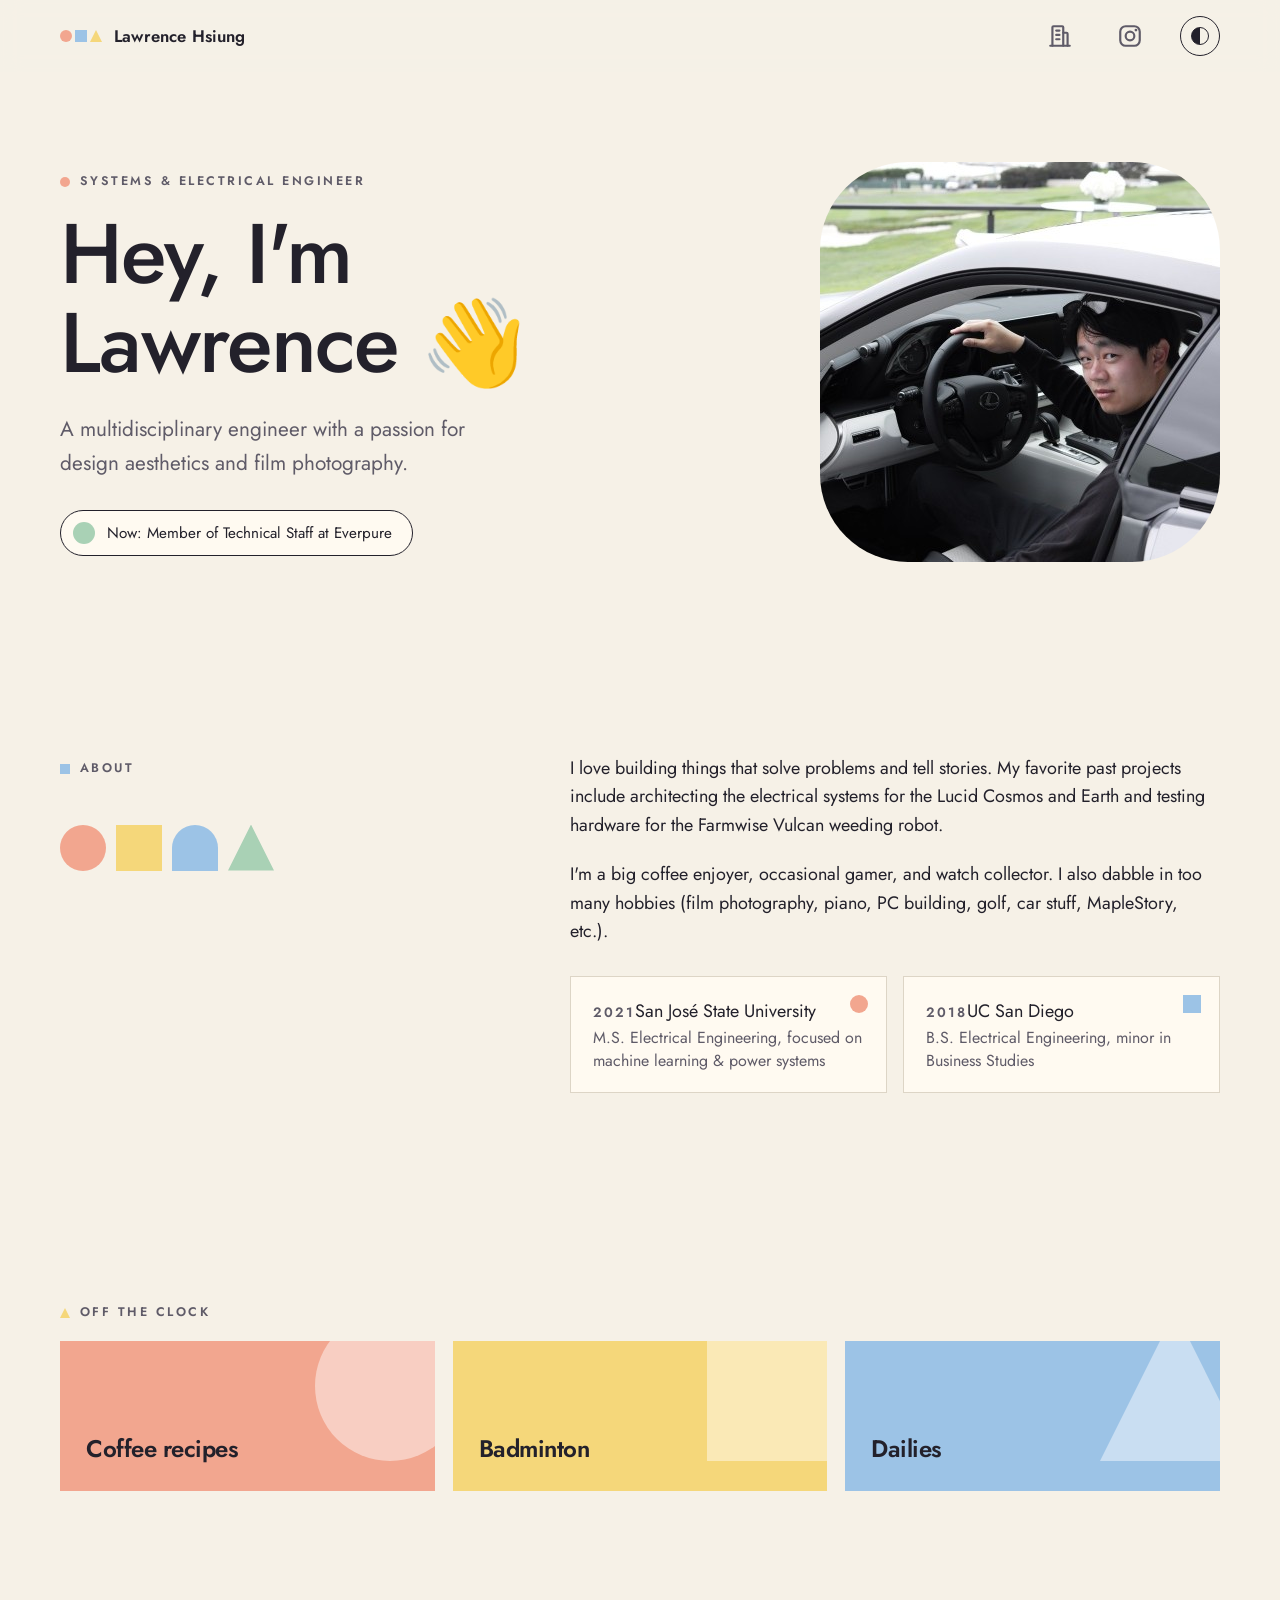
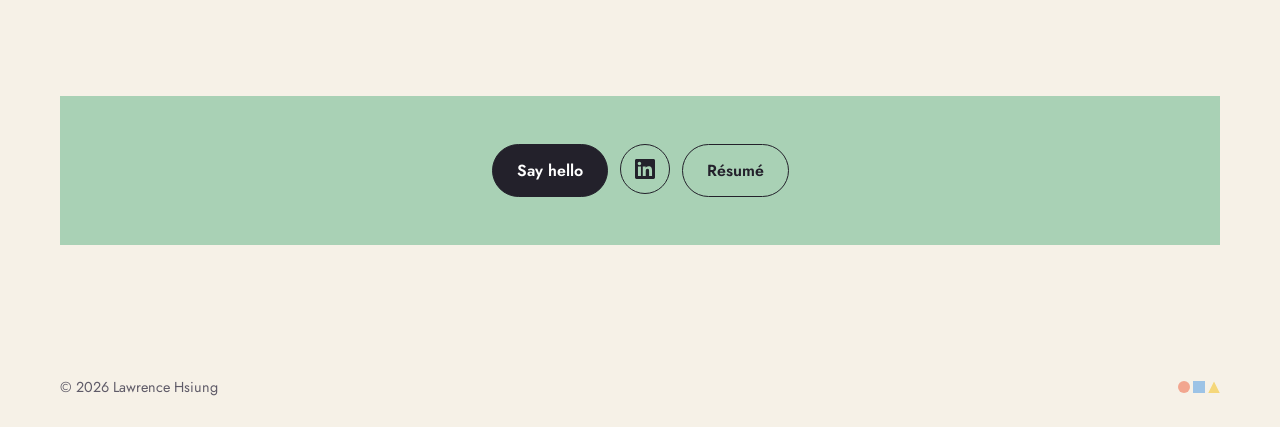
<file: index.html>
<!doctype html>
<html lang="en">
<head>
  <meta charset="utf-8">
  <meta name="viewport" content="width=device-width, initial-scale=1">
  <title>Lawrence Hsiung | Systems & Electrical Engineer</title>
  <meta name="description" content="Lawrence Hsiung is a multidisciplinary systems and electrical engineer with a passion for design and film photography.">
  <script>try{var t=localStorage.getItem('lh-theme');if(t)document.documentElement.dataset.theme=t;}catch(e){}</script>
  <link rel="preconnect" href="https://fonts.googleapis.com">
  <link rel="preconnect" href="https://fonts.gstatic.com" crossorigin>
  <link href="https://fonts.googleapis.com/css2?family=Jost:wght@400;500;600;700&display=swap" rel="stylesheet">
  <link rel="stylesheet" href="style.css">
</head>
<body>

<header class="site-header">
  <div class="wrap">
    <a class="brand" href="index.html">
      <span class="mark" aria-hidden="true"><i class="circle bg-coral"></i><i class="bg-sky"></i><i class="tri bg-butter"></i></span>
      Lawrence Hsiung
    </a>
    <nav class="nav" aria-label="Main">
      <a class="with-icon" href="portfolio.html" aria-label="Selected Works" data-tip="Selected Works"><svg class="ig" viewBox="0 0 24 24" width="20" height="20" aria-hidden="true" focusable="false" fill="none" stroke="currentColor" stroke-width="2" stroke-linecap="round" stroke-linejoin="round"><path d="M3 21h18"/><path d="M5 21V4a1 1 0 0 1 1-1h8a1 1 0 0 1 1 1v17"/><path d="M15 9h3a1 1 0 0 1 1 1v11"/><path d="M8.5 7h3M8.5 11h3M8.5 15h3"/></svg></a>
      <a class="with-icon" href="https://instagram.com/film.foto.lan" target="_blank" rel="noopener" aria-label="Film Photography" data-tip="Film Photography"><svg class="ig" viewBox="0 0 24 24" width="16" height="16" aria-hidden="true" focusable="false"><rect x="3" y="3" width="18" height="18" rx="5" fill="none" stroke="currentColor" stroke-width="2"/><circle cx="12" cy="12" r="4" fill="none" stroke="currentColor" stroke-width="2"/><circle cx="17.5" cy="6.5" r="1.3" fill="currentColor"/></svg></a>
      <button class="theme-toggle" type="button" aria-pressed="false" aria-label="Toggle dark mode"><span></span></button>
    </nav>
  </div>
</header>

<main>
  <section class="wrap hero">
    <div>
      <p class="label">Systems &amp; Electrical Engineer</p>
      <h1>Hey, I'm <span style="white-space:nowrap">Lawrence <span class="wave" aria-hidden="true">👋</span></span></h1>
      <p class="lede">A multidisciplinary engineer with a passion for design aesthetics and film photography.</p>
      <div class="pill"><i class="circle bg-sage" aria-hidden="true"></i><span>Now: Member of Technical Staff at Everpure</span></div>
    </div>

    <figure class="hero-photo"><img src="images/me.jpeg" alt="Lawrence Hsiung behind the wheel"></figure>
  </section>

  <section class="section" id="about">
    <div class="wrap two-col">
      <div>
        <p class="label sq">About</p>
        <div class="shapes"><a class="circle bg-coral egg" href="watchbox.html" aria-label="The Watchbox"><span class="tick t12"></span><span class="tick t3"></span><span class="tick t6"></span><span class="tick t9"></span><span class="hand h"></span><span class="hand m"></span><span class="hand s"></span><span class="pin"></span></a><i class="bg-butter" aria-hidden="true"></i><i class="half-top bg-sky" aria-hidden="true"></i><i class="tri bg-sage" aria-hidden="true"></i></div>
      </div>
      <div class="prose rise">
        <p>I love building things that solve problems and tell stories. My favorite past projects include architecting the electrical systems for the Lucid Cosmos and Earth and testing hardware for the Farmwise Vulcan weeding robot.</p>
        <p>I'm a big coffee enjoyer, occasional gamer, and watch collector. I also dabble in too many hobbies (film photography, piano, PC building, golf, car stuff, MapleStory, etc.).</p>
        <div class="edu">
          <div><i class="circle bg-coral" aria-hidden="true"></i><span class="yr">2021</span>San José State University<span class="d">M.S. Electrical Engineering, focused on machine learning &amp; power systems</span></div>
          <div><i class="bg-sky" aria-hidden="true"></i><span class="yr">2018</span>UC San Diego<span class="d">B.S. Electrical Engineering, minor in Business Studies</span></div>
        </div>
      </div>
    </div>
  </section>

  <section class="section" id="off-the-clock">
    <div class="wrap">
      <p class="label ytri">Off the clock</p>
      <div class="cards rise">
        <a class="card bg-coral" href="coffee.html"><i class="deco circle" aria-hidden="true"></i><h3>Coffee recipes</h3></a>
        <a class="card bg-butter" href="badminton.html"><i class="deco" aria-hidden="true"></i><h3>Badminton</h3></a>
        <a class="card bg-sky" href="dailies.html"><i class="deco tri" aria-hidden="true"></i><h3>Dailies</h3></a>
      </div>
    </div>
  </section>

  <section class="section" id="contact">
    <div class="wrap">
      <div class="contact-block simple rise">
        <div class="btns">
            <a class="btn primary" href="mailto:ljhlucidshowcars@gmail.com">Say hello</a>
            <a class="btn icon" href="https://linkedin.com/in/lhsiung" target="_blank" rel="noopener" aria-label="LinkedIn"><svg viewBox="0 0 24 24" width="20" height="20" aria-hidden="true" focusable="false"><path fill="currentColor" d="M20.447 20.452h-3.554v-5.569c0-1.328-.027-3.037-1.852-3.037-1.853 0-2.136 1.445-2.136 2.939v5.667H9.351V9h3.414v1.561h.046c.477-.9 1.637-1.85 3.37-1.85 3.601 0 4.267 2.37 4.267 5.455v6.286zM5.337 7.433c-1.144 0-2.063-.926-2.063-2.065 0-1.138.92-2.063 2.063-2.063 1.14 0 2.064.925 2.064 2.063 0 1.139-.925 2.065-2.064 2.065zm1.782 13.019H3.555V9h3.564v11.452zM22.225 0H1.771C.792 0 0 .774 0 1.729v20.542C0 23.227.792 24 1.771 24h20.451C23.2 24 24 23.227 24 22.271V1.729C24 .774 23.2 0 22.222 0h.003z"/></svg></a>
            <a class="btn" href="Lawrence_Hsiung_Resume.pdf">Résumé</a>
          </div>
      </div>
    </div>
  </section>
</main>

<footer class="site-footer">
  <div class="wrap">
    <span>© 2026 Lawrence Hsiung</span>
    <span class="mark" aria-hidden="true"><i class="circle bg-coral"></i><i class="bg-sky"></i><i class="tri bg-butter"></i></span>
  </div>
</footer>

<script>
// Light / dark toggle, remembered per visitor
(function () {
  const root = document.documentElement;
  const btn = document.querySelector('.theme-toggle');
  const isDark = () => root.dataset.theme
    ? root.dataset.theme === 'dark'
    : window.matchMedia('(prefers-color-scheme: dark)').matches;
  const sync = () => btn && btn.setAttribute('aria-pressed', String(isDark()));
  if (btn) {
    btn.addEventListener('click', () => {
      root.dataset.theme = isDark() ? 'light' : 'dark';
      try { localStorage.setItem('lh-theme', root.dataset.theme); } catch (e) {}
      sync();
    });
  }
  sync();
})();

// Gentle reveal on scroll
(function () {
  const els = document.querySelectorAll('.rise');
  if (!('IntersectionObserver' in window)) { els.forEach(e => e.classList.add('in')); return; }
  const io = new IntersectionObserver((entries) => {
    entries.forEach(en => {
      if (en.isIntersecting) { en.target.classList.add('in'); io.unobserve(en.target); }
    });
  }, { threshold: 0.12 });
  els.forEach(e => io.observe(e));
})();

// Easter egg: live time on the little watch
(function () {
  const w = document.querySelector('.egg');
  if (!w) return;
  const [h, m, s] = ['.h', '.m', '.s'].map(q => w.querySelector(q));
  const tick = () => {
    const d = new Date();
    const sec = d.getSeconds(), min = d.getMinutes() + sec / 60, hr = (d.getHours() % 12) + min / 60;
    s.style.setProperty('--a', sec * 6 + 'deg');
    m.style.setProperty('--a', min * 6 + 'deg');
    h.style.setProperty('--a', hr * 30 + 'deg');
  };
  tick();
  setInterval(tick, 1000);
})();

// Lightbox for portfolio images
(function () {
  const dlg = document.querySelector('dialog.viewer');
  if (!dlg) return;
  const img = dlg.querySelector('img');
  const cap = dlg.querySelector('.cap');
  document.querySelectorAll('[data-view]').forEach(b => {
    b.addEventListener('click', () => {
      const src = b.querySelector('img');
      img.src = src.src;
      img.alt = src.alt;
      cap.textContent = b.dataset.view;
      dlg.showModal();
    });
  });
  dlg.addEventListener('click', (e) => {
    if (e.target === dlg || e.target.closest('.close')) dlg.close();
  });
})();
</script>
</body>
</html>
</file>
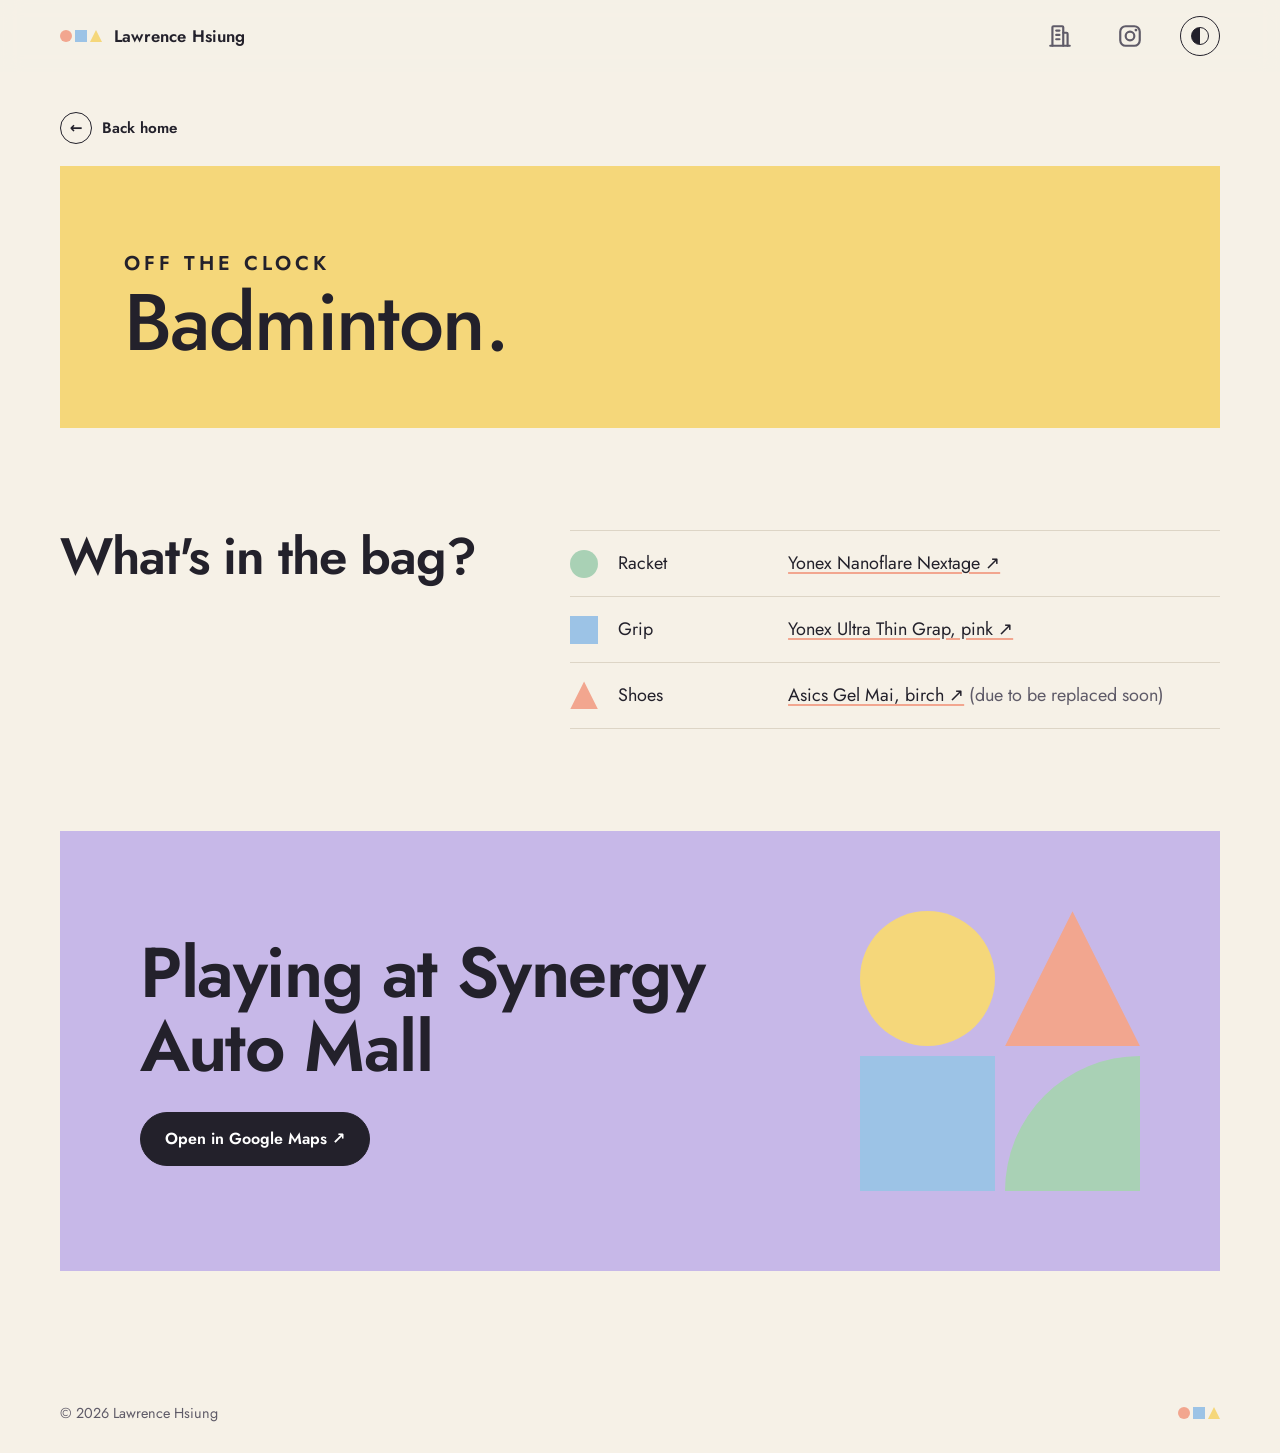
<file: badminton.html>
<!doctype html>
<html lang="en">
<head>
  <meta charset="utf-8">
  <meta name="viewport" content="width=device-width, initial-scale=1">
  <title>Badminton | Lawrence Hsiung</title>
  <meta name="description" content="Lawrence Hsiung on badminton: what's in his bag.">
  <script>try{var t=localStorage.getItem('lh-theme');if(t)document.documentElement.dataset.theme=t;}catch(e){}</script>
  <link rel="preconnect" href="https://fonts.googleapis.com">
  <link rel="preconnect" href="https://fonts.gstatic.com" crossorigin>
  <link href="https://fonts.googleapis.com/css2?family=Jost:wght@400;500;600;700&display=swap" rel="stylesheet">
  <link rel="stylesheet" href="style.css">
</head>
<body>

<header class="site-header">
  <div class="wrap">
    <a class="brand" href="index.html">
      <span class="mark" aria-hidden="true"><i class="circle bg-coral"></i><i class="bg-sky"></i><i class="tri bg-butter"></i></span>
      Lawrence Hsiung
    </a>
    <nav class="nav" aria-label="Main">
      <a class="with-icon" href="portfolio.html" aria-label="Selected Works" data-tip="Selected Works"><svg class="ig" viewBox="0 0 24 24" width="20" height="20" aria-hidden="true" focusable="false" fill="none" stroke="currentColor" stroke-width="2" stroke-linecap="round" stroke-linejoin="round"><path d="M3 21h18"/><path d="M5 21V4a1 1 0 0 1 1-1h8a1 1 0 0 1 1 1v17"/><path d="M15 9h3a1 1 0 0 1 1 1v11"/><path d="M8.5 7h3M8.5 11h3M8.5 15h3"/></svg></a>
      <a class="with-icon" href="https://instagram.com/film.foto.lan" target="_blank" rel="noopener" aria-label="Film Photography" data-tip="Film Photography"><svg class="ig" viewBox="0 0 24 24" width="16" height="16" aria-hidden="true" focusable="false"><rect x="3" y="3" width="18" height="18" rx="5" fill="none" stroke="currentColor" stroke-width="2"/><circle cx="12" cy="12" r="4" fill="none" stroke="currentColor" stroke-width="2"/><circle cx="17.5" cy="6.5" r="1.3" fill="currentColor"/></svg></a>
      <button class="theme-toggle" type="button" aria-pressed="false" aria-label="Toggle dark mode"><span></span></button>
    </nav>
  </div>
</header>

<main>
  <div class="wrap">
    <a class="back" href="index.html#off-the-clock"><span aria-hidden="true">←</span>Back home</a>

    <section class="sub-hero bg-butter">
      <div>
        <p class="label plain" style="color:inherit">Off the clock</p>
        <h1>Badminton.</h1>
      </div>
    </section>
  </div>

  <section class="section">
    <div class="wrap two-col">
      <div>
        <h2>What's in the bag?</h2>
      </div>
      <ul class="kit rise">
        <li><i class="circle bg-sage" aria-hidden="true"></i>Racket<span><a href="https://us.yonex.com/products/nanoflare-nextage" target="_blank" rel="noopener">Yonex Nanoflare Nextage ↗</a></span></li>
        <li><i class="bg-sky" aria-hidden="true"></i>Grip<span><a href="https://us.yonex.com/products/ultra-thin-grap-3-wraps?variant=46065004675293" target="_blank" rel="noopener">Yonex Ultra Thin Grap, pink ↗</a></span></li>
        <li><i class="tri bg-coral" aria-hidden="true"></i>Shoes<span><a href="https://www.goat.com/sneakers/gel-mai-birch-1191a101-201" target="_blank" rel="noopener">Asics Gel Mai, birch ↗</a> (due to be replaced soon)</span></li>
      </ul>
    </div>
  </section>

  <section class="section" style="padding-top:0">
    <div class="wrap">
      <div class="contact-block" style="background:var(--lilac)">
        <div>
          <h2>Playing at Synergy Auto Mall</h2>
          <div class="btns" style="margin-top:28px"><a class="btn primary" href="https://www.google.com/maps/search/?api=1&amp;query=Synergy+Badminton+Auto+Mall+Fremont+CA" target="_blank" rel="noopener">Open in Google Maps ↗</a></div>
        </div>
        <div class="art" aria-hidden="true"><i class="circle bg-butter"></i><i class="tri bg-coral"></i><i class="bg-sky"></i><i class="q-tl bg-sage"></i></div>
      </div>
    </div>
  </section>
</main>

<footer class="site-footer">
  <div class="wrap">
    <span>© 2026 Lawrence Hsiung</span>
    <span class="mark" aria-hidden="true"><i class="circle bg-coral"></i><i class="bg-sky"></i><i class="tri bg-butter"></i></span>
  </div>
</footer>

<script>
// Light / dark toggle, remembered per visitor
(function () {
  const root = document.documentElement;
  const btn = document.querySelector('.theme-toggle');
  const isDark = () => root.dataset.theme
    ? root.dataset.theme === 'dark'
    : window.matchMedia('(prefers-color-scheme: dark)').matches;
  const sync = () => btn && btn.setAttribute('aria-pressed', String(isDark()));
  if (btn) {
    btn.addEventListener('click', () => {
      root.dataset.theme = isDark() ? 'light' : 'dark';
      try { localStorage.setItem('lh-theme', root.dataset.theme); } catch (e) {}
      sync();
    });
  }
  sync();
})();

// Gentle reveal on scroll
(function () {
  const els = document.querySelectorAll('.rise');
  if (!('IntersectionObserver' in window)) { els.forEach(e => e.classList.add('in')); return; }
  const io = new IntersectionObserver((entries) => {
    entries.forEach(en => {
      if (en.isIntersecting) { en.target.classList.add('in'); io.unobserve(en.target); }
    });
  }, { threshold: 0.12 });
  els.forEach(e => io.observe(e));
})();

// Lightbox for portfolio images
(function () {
  const dlg = document.querySelector('dialog.viewer');
  if (!dlg) return;
  const img = dlg.querySelector('img');
  const cap = dlg.querySelector('.cap');
  document.querySelectorAll('[data-view]').forEach(b => {
    b.addEventListener('click', () => {
      const src = b.querySelector('img');
      img.src = src.src;
      img.alt = src.alt;
      cap.textContent = b.dataset.view;
      dlg.showModal();
    });
  });
  dlg.addEventListener('click', (e) => {
    if (e.target === dlg || e.target.closest('.close')) dlg.close();
  });
})();
</script>
</body>
</html>
</file>
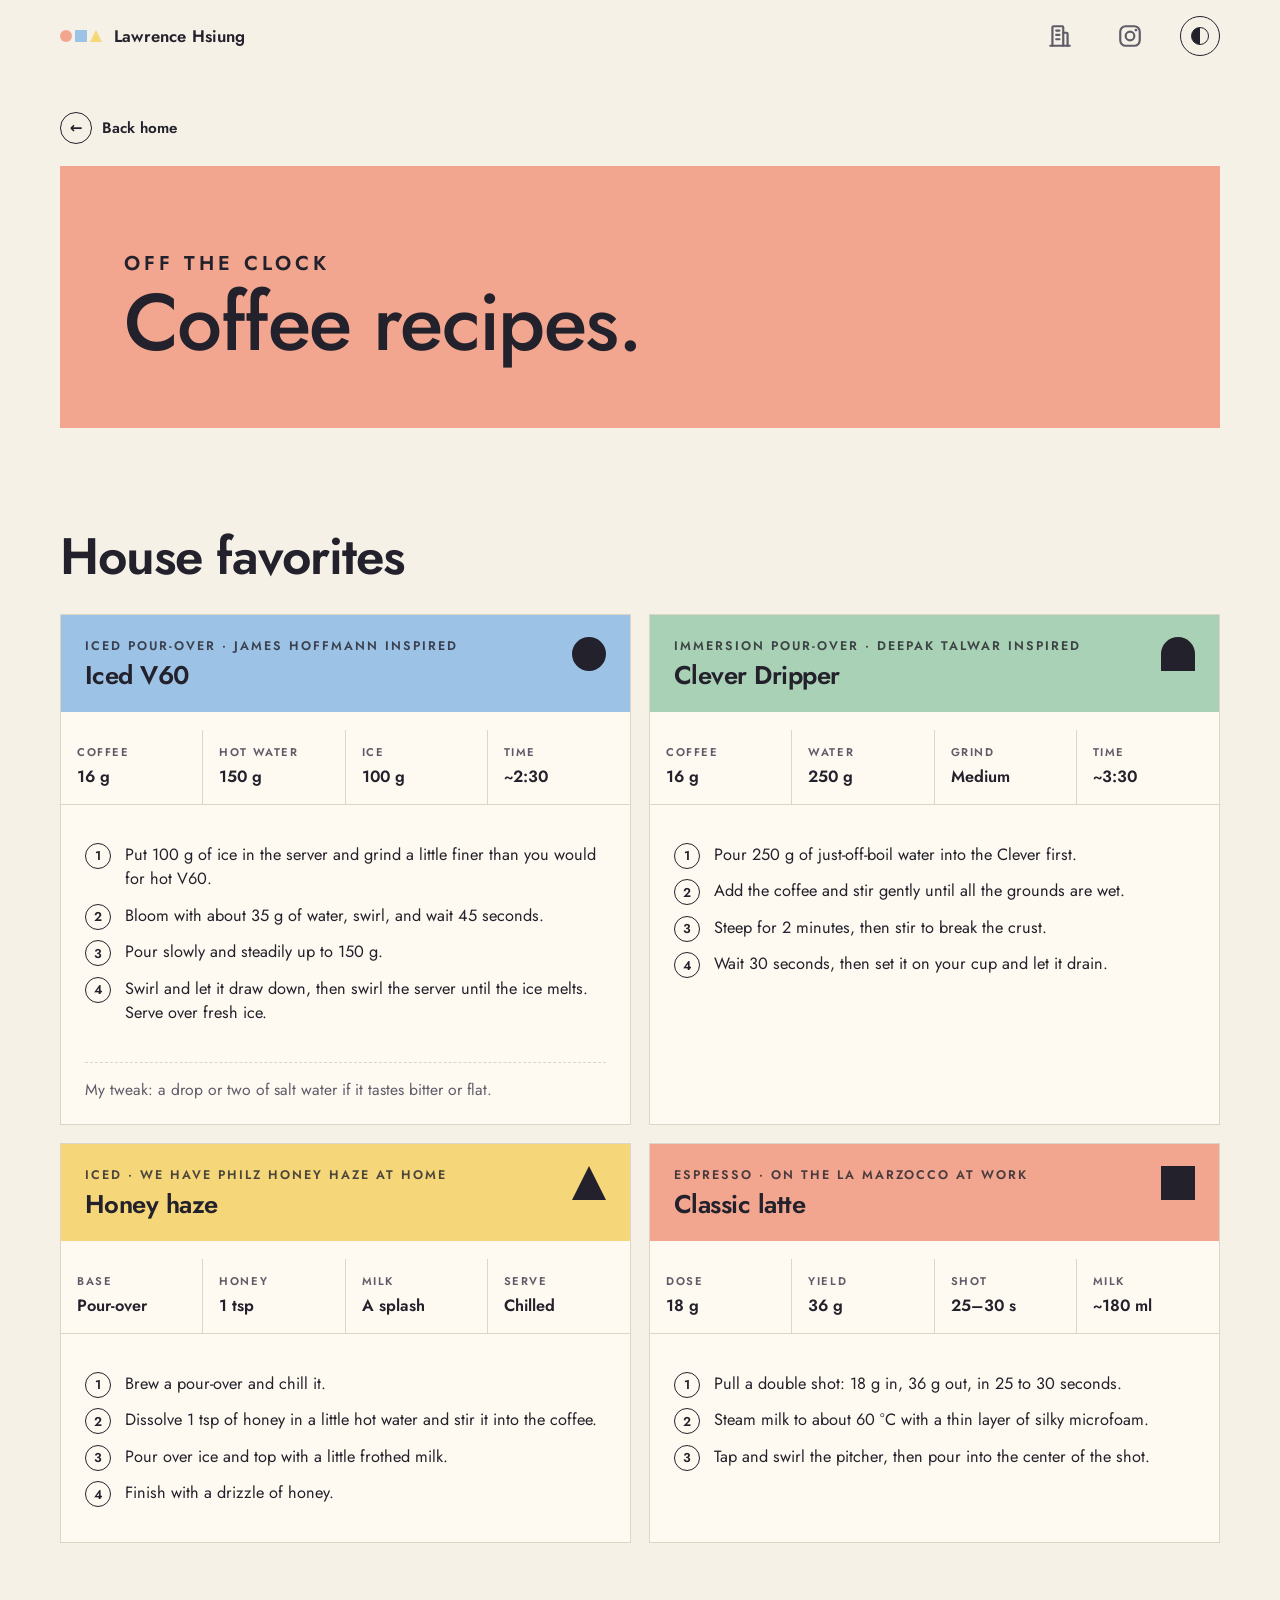
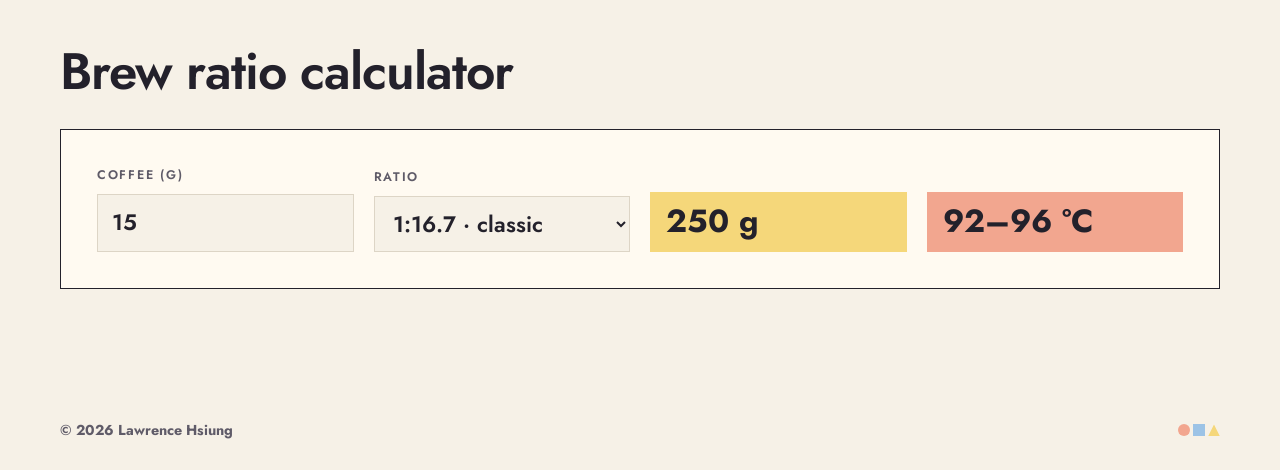
<file: coffee.html>
<!doctype html>
<html lang="en">
<head>
  <meta charset="utf-8">
  <meta name="viewport" content="width=device-width, initial-scale=1">
  <title>Coffee Recipes | Lawrence Hsiung</title>
  <meta name="description" content="Lawrence Hsiung's favorite coffee recipes, with ratios, grind and steps.">
  <script>try{var t=localStorage.getItem('lh-theme');if(t)document.documentElement.dataset.theme=t;}catch(e){}</script>
  <link rel="preconnect" href="https://fonts.googleapis.com">
  <link rel="preconnect" href="https://fonts.gstatic.com" crossorigin>
  <link href="https://fonts.googleapis.com/css2?family=Jost:wght@400;500;600;700&display=swap" rel="stylesheet">
  <link rel="stylesheet" href="style.css">
</head>
<body>

<header class="site-header">
  <div class="wrap">
    <a class="brand" href="index.html">
      <span class="mark" aria-hidden="true"><i class="circle bg-coral"></i><i class="bg-sky"></i><i class="tri bg-butter"></i></span>
      Lawrence Hsiung
    </a>
    <nav class="nav" aria-label="Main">
      <a class="with-icon" href="portfolio.html" aria-label="Selected Works" data-tip="Selected Works"><svg class="ig" viewBox="0 0 24 24" width="20" height="20" aria-hidden="true" focusable="false" fill="none" stroke="currentColor" stroke-width="2" stroke-linecap="round" stroke-linejoin="round"><path d="M3 21h18"/><path d="M5 21V4a1 1 0 0 1 1-1h8a1 1 0 0 1 1 1v17"/><path d="M15 9h3a1 1 0 0 1 1 1v11"/><path d="M8.5 7h3M8.5 11h3M8.5 15h3"/></svg></a>
      <a class="with-icon" href="https://instagram.com/film.foto.lan" target="_blank" rel="noopener" aria-label="Film Photography" data-tip="Film Photography"><svg class="ig" viewBox="0 0 24 24" width="16" height="16" aria-hidden="true" focusable="false"><rect x="3" y="3" width="18" height="18" rx="5" fill="none" stroke="currentColor" stroke-width="2"/><circle cx="12" cy="12" r="4" fill="none" stroke="currentColor" stroke-width="2"/><circle cx="17.5" cy="6.5" r="1.3" fill="currentColor"/></svg></a>
      <button class="theme-toggle" type="button" aria-pressed="false" aria-label="Toggle dark mode"><span></span></button>
    </nav>
  </div>
</header>

<main>
  <div class="wrap">
    <a class="back" href="index.html#off-the-clock"><span aria-hidden="true">←</span>Back home</a>

    <section class="sub-hero bg-coral">
      <div>
        <p class="label plain" style="color:inherit">Off the clock</p>
        <h1>Coffee recipes.</h1>
      </div>
    </section>
  </div>

  <section class="section">
    <div class="wrap">
      <div class="section-head"><div><h2>House favorites</h2></div></div>
      <div class="recipes rise">

        <article class="recipe">
          <header class="recipe-head bg-sky"><div><span class="kind">Iced pour-over · James Hoffmann inspired</span><h3>Iced V60</h3></div><i class="circle" aria-hidden="true"></i></header>
          <dl class="specs">
            <div><dt>Coffee</dt><dd>16 g</dd></div>
            <div><dt>Hot water</dt><dd>150 g</dd></div>
            <div><dt>Ice</dt><dd>100 g</dd></div>
            <div><dt>Time</dt><dd>~2:30</dd></div>
          </dl>
          <ol class="steps">
            <li>Put 100 g of ice in the server and grind a little finer than you would for hot V60.</li>
            <li>Bloom with about 35 g of water, swirl, and wait 45 seconds.</li>
            <li>Pour slowly and steadily up to 150 g.</li>
            <li>Swirl and let it draw down, then swirl the server until the ice melts. Serve over fresh ice.</li>
          </ol>
          <p class="note">My tweak: a drop or two of salt water if it tastes bitter or flat.</p>
        </article>

        <article class="recipe">
          <header class="recipe-head bg-sage"><div><span class="kind">Immersion pour-over · Deepak Talwar inspired</span><h3>Clever Dripper</h3></div><i class="half-top" aria-hidden="true"></i></header>
          <dl class="specs">
            <div><dt>Coffee</dt><dd>16 g</dd></div>
            <div><dt>Water</dt><dd>250 g</dd></div>
            <div><dt>Grind</dt><dd>Medium</dd></div>
            <div><dt>Time</dt><dd>~3:30</dd></div>
          </dl>
          <ol class="steps">
            <li>Pour 250 g of just-off-boil water into the Clever first.</li>
            <li>Add the coffee and stir gently until all the grounds are wet.</li>
            <li>Steep for 2 minutes, then stir to break the crust.</li>
            <li>Wait 30 seconds, then set it on your cup and let it drain.</li>
          </ol>
        </article>

        <article class="recipe">
          <header class="recipe-head bg-butter"><div><span class="kind">Iced · We have Philz Honey Haze at home</span><h3>Honey haze</h3></div><i class="tri" aria-hidden="true"></i></header>
          <dl class="specs">
            <div><dt>Base</dt><dd>Pour-over</dd></div>
            <div><dt>Honey</dt><dd>1 tsp</dd></div>
            <div><dt>Milk</dt><dd>A splash</dd></div>
            <div><dt>Serve</dt><dd>Chilled</dd></div>
          </dl>
          <ol class="steps">
            <li>Brew a pour-over and chill it.</li>
            <li>Dissolve 1 tsp of honey in a little hot water and stir it into the coffee.</li>
            <li>Pour over ice and top with a little frothed milk.</li>
            <li>Finish with a drizzle of honey.</li>
          </ol>
        </article>

        <article class="recipe">
          <header class="recipe-head bg-coral"><div><span class="kind">Espresso · on the La Marzocco at work</span><h3>Classic latte</h3></div><i aria-hidden="true"></i></header>
          <dl class="specs">
            <div><dt>Dose</dt><dd>18 g</dd></div>
            <div><dt>Yield</dt><dd>36 g</dd></div>
            <div><dt>Shot</dt><dd>25–30 s</dd></div>
            <div><dt>Milk</dt><dd>~180 ml</dd></div>
          </dl>
          <ol class="steps">
            <li>Pull a double shot: 18 g in, 36 g out, in 25 to 30 seconds.</li>
            <li>Steam milk to about 60 °C with a thin layer of silky microfoam.</li>
            <li>Tap and swirl the pitcher, then pour into the center of the shot.</li>
          </ol>
        </article>

      </div>
    </div>
  </section>

  <section class="section" style="padding-top:0">
    <div class="wrap">
      <div class="section-head"><div><h2>Brew ratio calculator</h2></div></div>
      <form class="calc rise" onsubmit="return false">
        <div>
          <label for="dose">Coffee (g)</label>
          <input id="dose" type="number" inputmode="decimal" min="1" max="200" step="0.5" value="15">
        </div>
        <div>
          <label for="ratio">Ratio</label>
          <select id="ratio">
            <option value="2">1:2 · espresso</option>
            <option value="5">1:5 · cold brew</option>
            <option value="15">1:15 · strong</option>
            <option value="16.67" selected>1:16.7 · classic</option>
            <option value="17">1:17 · lighter</option>
          </select>
        </div>
        <div class="out" aria-live="polite"><b id="water">250 g<span>water to use</span></div>
        <div class="out temp" aria-live="polite"><b id="temp">92–96 °C<span id="temp-f">197–205 °F · water temp</span></div>
      </form>
    </div>
  </section>
</main>

<footer class="site-footer">
  <div class="wrap">
    <span>© 2026 Lawrence Hsiung</span>
    <span class="mark" aria-hidden="true"><i class="circle bg-coral"></i><i class="bg-sky"></i><i class="tri bg-butter"></i></span>
  </div>
</footer>

<script>
// Light / dark toggle, remembered per visitor
(function () {
  const root = document.documentElement;
  const btn = document.querySelector('.theme-toggle');
  const isDark = () => root.dataset.theme
    ? root.dataset.theme === 'dark'
    : window.matchMedia('(prefers-color-scheme: dark)').matches;
  const sync = () => btn && btn.setAttribute('aria-pressed', String(isDark()));
  if (btn) {
    btn.addEventListener('click', () => {
      root.dataset.theme = isDark() ? 'light' : 'dark';
      try { localStorage.setItem('lh-theme', root.dataset.theme); } catch (e) {}
      sync();
    });
  }
  sync();
})();

// Gentle reveal on scroll
(function () {
  const els = document.querySelectorAll('.rise');
  if (!('IntersectionObserver' in window)) { els.forEach(e => e.classList.add('in')); return; }
  const io = new IntersectionObserver((entries) => {
    entries.forEach(en => {
      if (en.isIntersecting) { en.target.classList.add('in'); io.unobserve(en.target); }
    });
  }, { threshold: 0.12 });
  els.forEach(e => io.observe(e));
})();

// Lightbox for portfolio images
(function () {
  const dlg = document.querySelector('dialog.viewer');
  if (!dlg) return;
  const img = dlg.querySelector('img');
  const cap = dlg.querySelector('.cap');
  document.querySelectorAll('[data-view]').forEach(b => {
    b.addEventListener('click', () => {
      const src = b.querySelector('img');
      img.src = src.src;
      img.alt = src.alt;
      cap.textContent = b.dataset.view;
      dlg.showModal();
    });
  });
  dlg.addEventListener('click', (e) => {
    if (e.target === dlg || e.target.closest('.close')) dlg.close();
  });
})();
</script>
<script>
  (function () {
    const dose = document.getElementById('dose');
    const ratio = document.getElementById('ratio');
    const out = document.getElementById('water');
    const tempEl = document.getElementById('temp');
    const tempF = document.getElementById('temp-f');
    // Recommended water temperature for each brew style
    const TEMPS = {
      '2':     ['90–94 °C', '194–201 °F'],   // espresso
      '5':     ['Cold', 'fridge or room temp', true], // cold brew concentrate
      '15':    ['92–96 °C', '197–205 °F'],   // pour-over
      '16.67': ['92–96 °C', '197–205 °F'],
      '17':    ['92–96 °C', '197–205 °F'],
    };
    const calc = () => {
      const g = parseFloat(dose.value) || 0;
      out.textContent = Math.round(g * parseFloat(ratio.value)) + ' g';
      const t = TEMPS[ratio.value] || TEMPS['16.67'];
      tempEl.textContent = t[0];
      tempF.textContent = t[2] ? t[1] : t[1] + ' · water temp';
    };
    dose.addEventListener('input', calc);
    ratio.addEventListener('change', calc);
    calc();
  })();
</script>
</body>
</html>
</file>
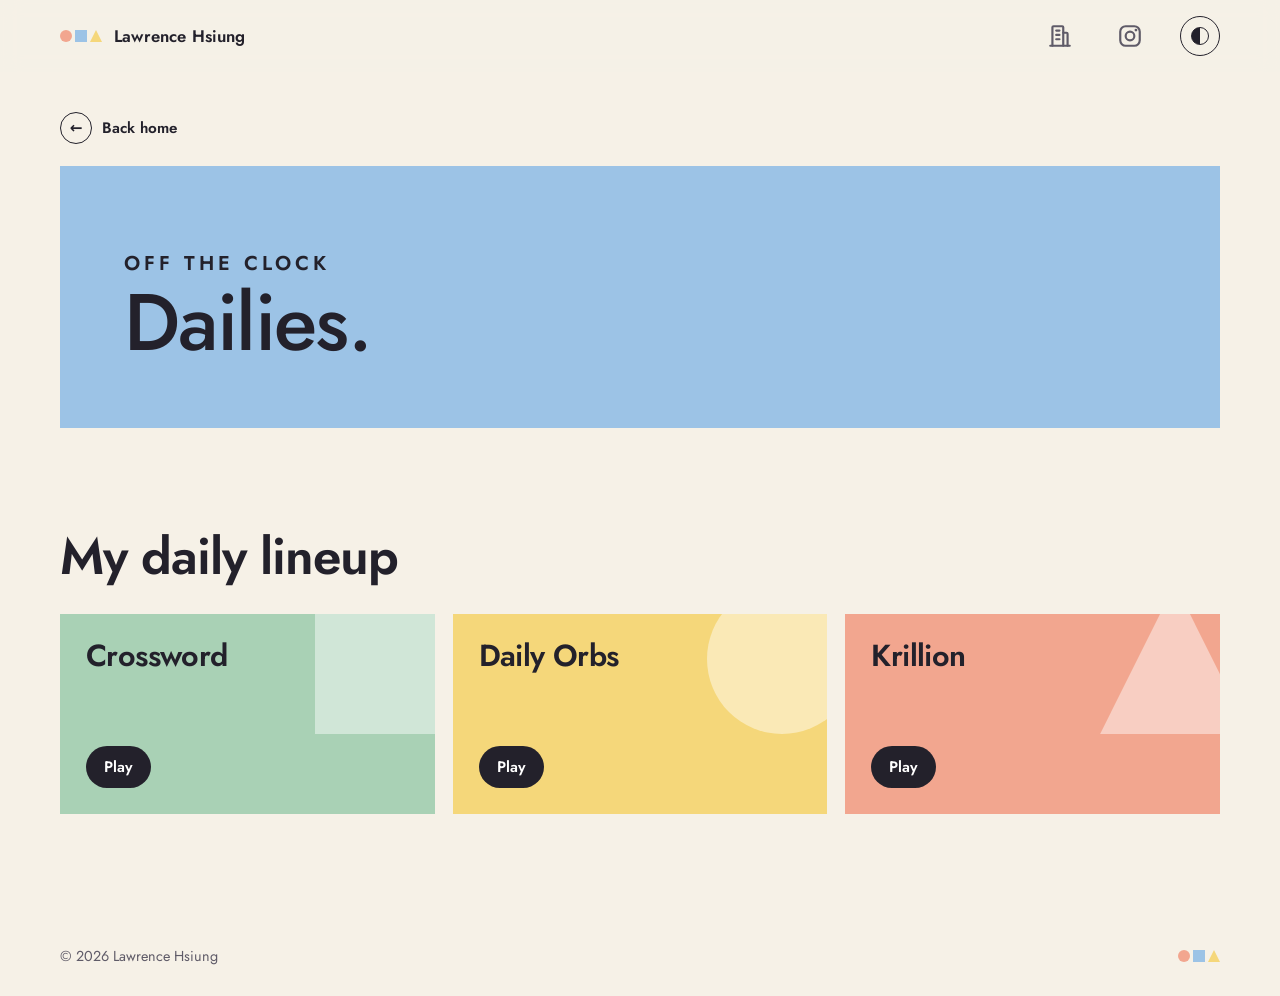
<file: dailies.html>
<!doctype html>
<html lang="en">
<head>
  <meta charset="utf-8">
  <meta name="viewport" content="width=device-width, initial-scale=1">
  <title>Dailies | Lawrence Hsiung</title>
  <meta name="description" content="The daily puzzles Lawrence Hsiung plays almost every day.">
  <script>try{var t=localStorage.getItem('lh-theme');if(t)document.documentElement.dataset.theme=t;}catch(e){}</script>
  <link rel="preconnect" href="https://fonts.googleapis.com">
  <link rel="preconnect" href="https://fonts.gstatic.com" crossorigin>
  <link href="https://fonts.googleapis.com/css2?family=Jost:wght@400;500;600;700&display=swap" rel="stylesheet">
  <link rel="stylesheet" href="style.css">
</head>
<body>

<header class="site-header">
  <div class="wrap">
    <a class="brand" href="index.html">
      <span class="mark" aria-hidden="true"><i class="circle bg-coral"></i><i class="bg-sky"></i><i class="tri bg-butter"></i></span>
      Lawrence Hsiung
    </a>
    <nav class="nav" aria-label="Main">
      <a class="with-icon" href="portfolio.html" aria-label="Selected Works" data-tip="Selected Works"><svg class="ig" viewBox="0 0 24 24" width="20" height="20" aria-hidden="true" focusable="false" fill="none" stroke="currentColor" stroke-width="2" stroke-linecap="round" stroke-linejoin="round"><path d="M3 21h18"/><path d="M5 21V4a1 1 0 0 1 1-1h8a1 1 0 0 1 1 1v17"/><path d="M15 9h3a1 1 0 0 1 1 1v11"/><path d="M8.5 7h3M8.5 11h3M8.5 15h3"/></svg></a>
      <a class="with-icon" href="https://instagram.com/film.foto.lan" target="_blank" rel="noopener" aria-label="Film Photography" data-tip="Film Photography"><svg class="ig" viewBox="0 0 24 24" width="16" height="16" aria-hidden="true" focusable="false"><rect x="3" y="3" width="18" height="18" rx="5" fill="none" stroke="currentColor" stroke-width="2"/><circle cx="12" cy="12" r="4" fill="none" stroke="currentColor" stroke-width="2"/><circle cx="17.5" cy="6.5" r="1.3" fill="currentColor"/></svg></a>
      <button class="theme-toggle" type="button" aria-pressed="false" aria-label="Toggle dark mode"><span></span></button>
    </nav>
  </div>
</header>

<main>
  <div class="wrap">
    <a class="back" href="index.html#off-the-clock"><span aria-hidden="true">←</span>Back home</a>

    <section class="sub-hero bg-sky">
      <div>
        <p class="label plain" style="color:inherit">Off the clock</p>
        <h1>Dailies.</h1>
      </div>
    </section>
  </div>

  <section class="section">
    <div class="wrap">
      <div class="section-head"><div><h2>My daily lineup</h2></div></div>
      <div class="games rise">
        <a class="game bg-sage" href="https://www.washingtonpost.com/games/crossword/" target="_blank" rel="noopener">
          <i class="deco" aria-hidden="true"></i>
          <h3>Crossword</h3>
          <span class="play">Play</span>
        </a>
        <a class="game bg-butter" href="https://dailyorbs.com" target="_blank" rel="noopener">
          <i class="deco circle" aria-hidden="true"></i>
          <h3>Daily Orbs</h3>
          <span class="play">Play</span>
        </a>
        <a class="game bg-coral" href="https://krillion.io" target="_blank" rel="noopener">
          <i class="deco tri" aria-hidden="true"></i>
          <h3>Krillion</h3>
          <span class="play">Play</span>
        </a>
      </div>
    </div>
  </section>


</main>

<footer class="site-footer">
  <div class="wrap">
    <span>© 2026 Lawrence Hsiung</span>
    <span class="mark" aria-hidden="true"><i class="circle bg-coral"></i><i class="bg-sky"></i><i class="tri bg-butter"></i></span>
  </div>
</footer>

<script>
// Light / dark toggle, remembered per visitor
(function () {
  const root = document.documentElement;
  const btn = document.querySelector('.theme-toggle');
  const isDark = () => root.dataset.theme
    ? root.dataset.theme === 'dark'
    : window.matchMedia('(prefers-color-scheme: dark)').matches;
  const sync = () => btn && btn.setAttribute('aria-pressed', String(isDark()));
  if (btn) {
    btn.addEventListener('click', () => {
      root.dataset.theme = isDark() ? 'light' : 'dark';
      try { localStorage.setItem('lh-theme', root.dataset.theme); } catch (e) {}
      sync();
    });
  }
  sync();
})();

// Gentle reveal on scroll
(function () {
  const els = document.querySelectorAll('.rise');
  if (!('IntersectionObserver' in window)) { els.forEach(e => e.classList.add('in')); return; }
  const io = new IntersectionObserver((entries) => {
    entries.forEach(en => {
      if (en.isIntersecting) { en.target.classList.add('in'); io.unobserve(en.target); }
    });
  }, { threshold: 0.12 });
  els.forEach(e => io.observe(e));
})();

// Lightbox for portfolio images
(function () {
  const dlg = document.querySelector('dialog.viewer');
  if (!dlg) return;
  const img = dlg.querySelector('img');
  const cap = dlg.querySelector('.cap');
  document.querySelectorAll('[data-view]').forEach(b => {
    b.addEventListener('click', () => {
      const src = b.querySelector('img');
      img.src = src.src;
      img.alt = src.alt;
      cap.textContent = b.dataset.view;
      dlg.showModal();
    });
  });
  dlg.addEventListener('click', (e) => {
    if (e.target === dlg || e.target.closest('.close')) dlg.close();
  });
})();
</script>
</body>
</html>
</file>
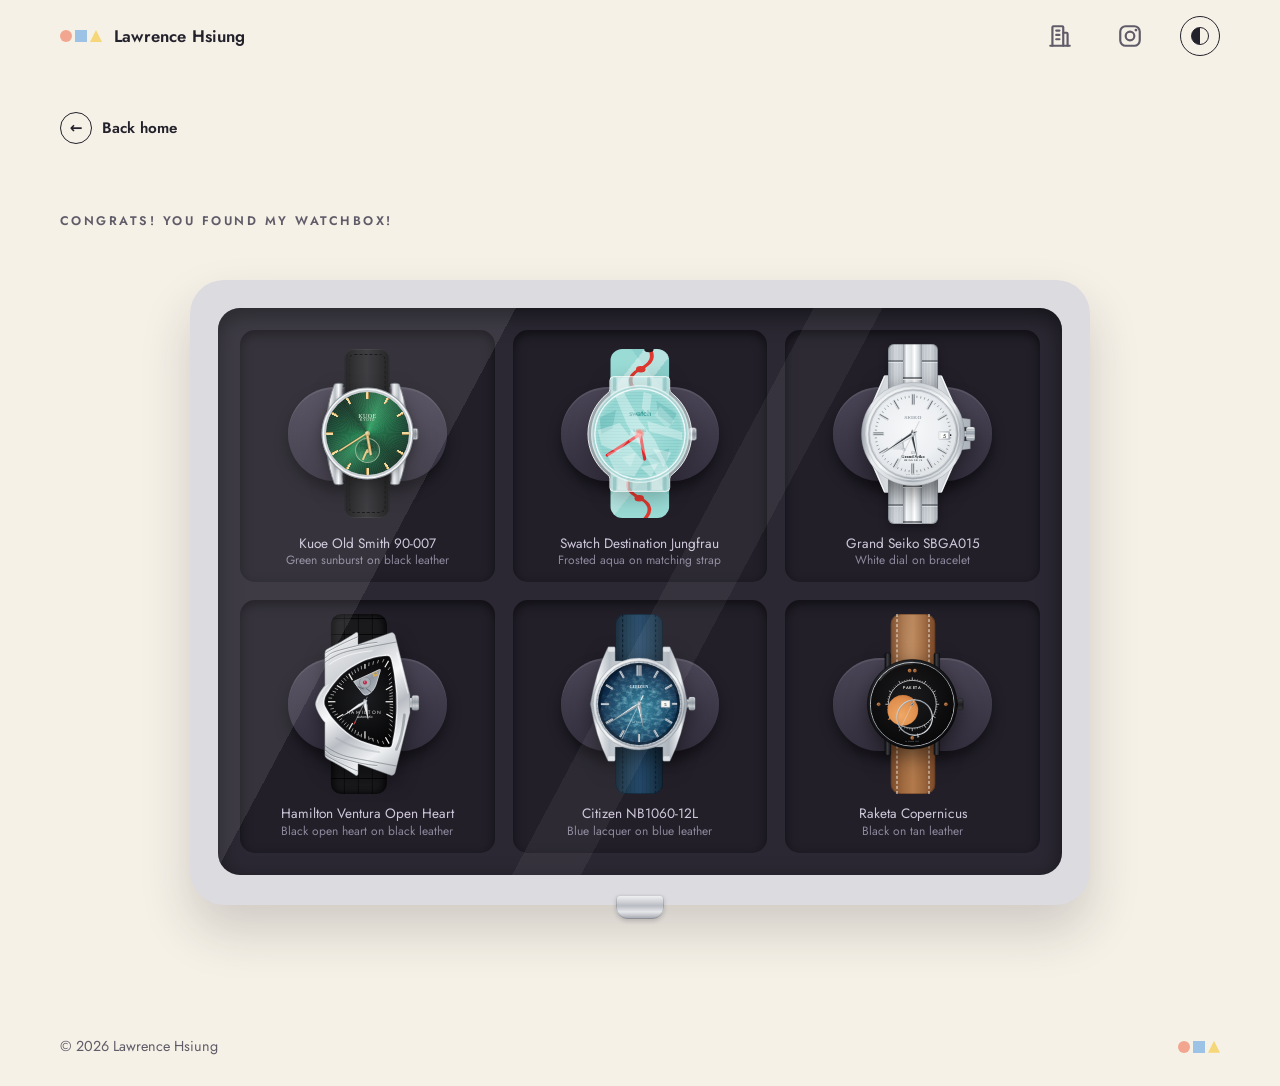
<file: watchbox.html>
<!doctype html>
<html lang="en">
<head>
  <meta charset="utf-8">
  <meta name="viewport" content="width=device-width, initial-scale=1">
  <title>Lawrence's Watchbox</title>
  <meta name="description" content="A hidden page: the watches in Lawrence Hsiung's collection.">
  <meta name="robots" content="noindex, nofollow">
  <script>try{var t=localStorage.getItem('lh-theme');if(t)document.documentElement.dataset.theme=t;}catch(e){}</script>
  <link rel="preconnect" href="https://fonts.googleapis.com">
  <link rel="preconnect" href="https://fonts.gstatic.com" crossorigin>
  <link href="https://fonts.googleapis.com/css2?family=Jost:wght@400;500;600;700&display=swap" rel="stylesheet">
  <link rel="stylesheet" href="style.css">
</head>
<body>

<header class="site-header">
  <div class="wrap">
    <a class="brand" href="index.html">
      <span class="mark" aria-hidden="true"><i class="circle bg-coral"></i><i class="bg-sky"></i><i class="tri bg-butter"></i></span>
      Lawrence Hsiung
    </a>
    <nav class="nav" aria-label="Main">
      <a class="with-icon" href="portfolio.html" aria-label="Selected Works" data-tip="Selected Works"><svg class="ig" viewBox="0 0 24 24" width="20" height="20" aria-hidden="true" focusable="false" fill="none" stroke="currentColor" stroke-width="2" stroke-linecap="round" stroke-linejoin="round"><path d="M3 21h18"/><path d="M5 21V4a1 1 0 0 1 1-1h8a1 1 0 0 1 1 1v17"/><path d="M15 9h3a1 1 0 0 1 1 1v11"/><path d="M8.5 7h3M8.5 11h3M8.5 15h3"/></svg></a>
      <a class="with-icon" href="https://instagram.com/film.foto.lan" target="_blank" rel="noopener" aria-label="Film Photography" data-tip="Film Photography"><svg class="ig" viewBox="0 0 24 24" width="16" height="16" aria-hidden="true" focusable="false"><rect x="3" y="3" width="18" height="18" rx="5" fill="none" stroke="currentColor" stroke-width="2"/><circle cx="12" cy="12" r="4" fill="none" stroke="currentColor" stroke-width="2"/><circle cx="17.5" cy="6.5" r="1.3" fill="currentColor"/></svg></a>
      <button class="theme-toggle" type="button" aria-pressed="false" aria-label="Toggle dark mode"><span></span></button>
    </nav>
  </div>
</header>

<main>
  <div class="wrap">
    <a class="back" href="index.html#about"><span aria-hidden="true">←</span>Back home</a>
    <section class="page-intro" style="padding-top:clamp(24px,4vw,48px)">
      <div>
        <p class="label plain">Congrats! You found my watchbox!</p>
      </div>
    </section>
  </div>

  <section class="wrap watchbox-wrap">
    <div class="watchbox">
      <div class="lining">
        <!-- To add a watch: replace the strap + face spans with <img src="images/watch-1.png" alt="...">, and edit the caption. -->
          <figure class="slot kuoe" style="--c:#1f1f22">
            <div class="pillow"><span class="strap"></span><svg class="case" viewBox="0 0 104 130" aria-hidden="true"><defs><linearGradient id="kuoeSteel" x1="0" x2="1"><stop offset="0" stop-color="#7f858d"/><stop offset=".22" stop-color="#eef0f2"/><stop offset=".5" stop-color="#b3b8bf"/><stop offset=".72" stop-color="#f8f9fa"/><stop offset="1" stop-color="#7a8088"/></linearGradient><linearGradient id="kuoeCrown" x1="0" y1="0" x2="0" y2="1"><stop offset="0" stop-color="#f4f5f7"/><stop offset=".5" stop-color="#9aa0a8"/><stop offset="1" stop-color="#dfe2e6"/></linearGradient></defs><rect x="85" y="60.5" width="8" height="9" rx="1.6" fill="url(#kuoeCrown)" stroke="#6f757d" stroke-width=".6"/><path d="M89 61.4v7.2M90.8 61.4v7.2M92.6 61.4v7.2" stroke="#7a8088" stroke-width=".7"/><g fill="url(#kuoeSteel)" stroke="#6b7179" stroke-width=".7"><path d="M20 50C21 41 23 33 26 25c2-1 5-1 7 0-1 4-1 8 0 12z"/><path d="M84 50C83 41 81 33 78 25c-2-1-5-1-7 0 1 4 1 8 0 12z"/><path d="M20 80C21 89 23 97 26 105c2 1 5 1 7 0-1-4-1-8 0-12z"/><path d="M84 80C83 89 81 97 78 105c-2 1-5 1-7 0 1-4 1-8 0-12z"/><circle cx="52" cy="65" r="36"/></g></svg><span class="face"><i class="rail"></i><i class="idx"></i><span class="sub"><i class="hand s"></i><i class="spin"></i></span><span class="logo">KUOE<small>KYOTO</small></span><i class="hand h"></i><i class="hand m"></i><i class="pin"></i></span></div>
            <figcaption>Kuoe Old Smith 90-007<span>Green sunburst on black leather</span></figcaption>
          </figure>
          <figure class="slot swatch" style="--c:#96d6d2">
            <div class="pillow"><span class="strap"><svg class="route top" viewBox="0 0 40 40" preserveAspectRatio="none" aria-hidden="true"><path d="M26 -2C30 8 28 14 20 20S12 34 18 42" fill="none" stroke="#e0382f" stroke-width="2.6"/><circle cx="20.5" cy="20" r="3.2" fill="#e0382f"/><circle cx="26" cy="0" r="3.2" fill="#1d1b20"/></svg><svg class="route bot" viewBox="0 0 40 40" preserveAspectRatio="none" aria-hidden="true"><path d="M26 -2C30 8 28 14 20 20S12 34 18 42" fill="none" stroke="#e0382f" stroke-width="2.6"/><circle cx="20.5" cy="20" r="3.2" fill="#e0382f"/><circle cx="26" cy="0" r="3.2" fill="#1d1b20"/></svg></span><svg class="case" viewBox="0 0 104 130" aria-hidden="true"><defs><linearGradient id="swCrown" x1="0" y1="0" x2="0" y2="1"><stop offset="0" stop-color="#eef0f2"/><stop offset=".5" stop-color="#8f959d"/><stop offset="1" stop-color="#d8dbdf"/></linearGradient></defs><rect x="91.5" y="60" width="6" height="10" rx="1.8" fill="url(#swCrown)" stroke="#6f757d" stroke-width=".5"/><path d="M93.5 61v8M95.5 61v8" stroke="#7a8088" stroke-width=".5"/><path d="M31 19H73Q76 19 76 22V29Q76 31 78 32.5A41.6 41.6 0 0 1 78 97.5Q76 99 76 101V108Q76 111 73 111H31Q28 111 28 108V101Q28 99 26 97.5A41.6 41.6 0 0 1 26 32.5Q28 31 28 29V22Q28 19 31 19Z" fill="rgba(216, 240, 240, .6)" stroke="rgba(255, 255, 255, .85)" stroke-width=".8"/><g fill="rgba(120, 178, 178, .45)"><rect x="30.5" y="19.5" width="2.6" height="11" rx="1"/><rect x="43.5" y="19.5" width="2.6" height="11" rx="1"/><rect x="57.9" y="19.5" width="2.6" height="11" rx="1"/><rect x="70.9" y="19.5" width="2.6" height="11" rx="1"/><rect x="30.5" y="99.5" width="2.6" height="11" rx="1"/><rect x="43.5" y="99.5" width="2.6" height="11" rx="1"/><rect x="57.9" y="99.5" width="2.6" height="11" rx="1"/><rect x="70.9" y="99.5" width="2.6" height="11" rx="1"/></g><g fill="rgba(255, 255, 255, .35)"><rect x="34" y="20" width="8.5" height="10" rx="1"/><rect x="61.5" y="20" width="8.5" height="10" rx="1"/><rect x="34" y="100" width="8.5" height="10" rx="1"/><rect x="61.5" y="100" width="8.5" height="10" rx="1"/></g></svg><span class="face"><span class="brand">swatch<small>SWISS</small></span><i class="hand h"></i><i class="hand m"></i><i class="hand s"></i><i class="pin"></i><svg class="shards" viewBox="0 0 100 100" preserveAspectRatio="none" aria-hidden="true"><g fill="rgba(40, 140, 140, .22)"><polygon points="6,32 24,24 20,44 8,50"/><polygon points="68,14 90,28 84,40 70,30"/><polygon points="58,74 82,66 78,84"/></g><g fill="rgba(255, 255, 255, .34)"><polygon points="22,6 32,4 50,36 66,56 84,94 70,98 52,66 36,40"/><polygon points="54,4 63,7 60,30 52,22"/><polygon points="58,36 96,48 96,57 60,47"/><polygon points="4,46 28,38 40,54 26,70 8,62"/><polygon points="14,72 38,62 54,80 44,96 24,92"/><polygon points="64,66 84,70 76,86"/><polygon points="50,86 70,82 62,97"/><polygon points="40,46 52,50 50,60 38,58"/></g><g fill="rgba(255, 255, 255, .22)"><polygon points="72,20 88,36 80,44 66,30"/><polygon points="30,76 46,70 40,86"/></g></svg></span></div>
            <figcaption>Swatch Destination Jungfrau<span>Frosted aqua on matching strap</span></figcaption>
          </figure>
          <figure class="slot gs" style="--c:#c9ced3">
            <div class="pillow"><span class="strap"></span><svg class="face" data-sweep viewBox="0 0 2342 2342" aria-hidden="true"><defs><linearGradient id="gBrush" gradientUnits="userSpaceOnUse" x1="300" y1="0" x2="1700" y2="0"><stop offset="0" stop-color="#b9bfc6"/><stop offset=".3" stop-color="#dde1e5"/><stop offset=".5" stop-color="#c7ccd2"/><stop offset=".7" stop-color="#e1e4e8"/><stop offset="1" stop-color="#aeb5bc"/></linearGradient><linearGradient id="gBezel" gradientUnits="userSpaceOnUse" x1="420" y1="300" x2="1580" y2="1460"><stop offset="0" stop-color="#ffffff"/><stop offset=".3" stop-color="#cfd4d9"/><stop offset=".5" stop-color="#f6f7f8"/><stop offset=".75" stop-color="#a7aeb6"/><stop offset="1" stop-color="#e9ecef"/></linearGradient><linearGradient id="gMid" gradientUnits="userSpaceOnUse" x1="326" y1="0" x2="1670" y2="0"><stop offset="0" stop-color="#9ea5ad"/><stop offset=".1" stop-color="#e8ebee"/><stop offset=".5" stop-color="#c9ced3"/><stop offset=".9" stop-color="#e8ebee"/><stop offset="1" stop-color="#9ea5ad"/></linearGradient><radialGradient id="gDial" gradientUnits="userSpaceOnUse" cx="960" cy="820" r="580"><stop offset="0" stop-color="#f7f8f9"/><stop offset=".7" stop-color="#eceff2"/><stop offset="1" stop-color="#dfe3e7"/></radialGradient><linearGradient id="gBaton" x1="0" x2="1"><stop offset="0" stop-color="#fbfcfd"/><stop offset=".5" stop-color="#d2d7dc"/><stop offset="1" stop-color="#a3aab2"/></linearGradient><linearGradient id="gHandL" x1="0" x2="1"><stop offset="0" stop-color="#c5cbd1"/><stop offset="1" stop-color="#fbfcfd"/></linearGradient><linearGradient id="gHandD" x1="0" x2="1"><stop offset="0" stop-color="#1c1f23"/><stop offset=".6" stop-color="#4a5057"/><stop offset="1" stop-color="#8f969e"/></linearGradient><linearGradient id="gCrown" x1="0" y1="0" x2="0" y2="1"><stop offset="0" stop-color="#f4f6f8"/><stop offset=".45" stop-color="#9ba3ac"/><stop offset=".7" stop-color="#e6e9ec"/><stop offset="1" stop-color="#8b939c"/></linearGradient><pattern id="gBrushLines" patternUnits="userSpaceOnUse" width="9" height="400"><rect width="9" height="400" fill="none"/><line x1="2" y1="0" x2="2" y2="400" stroke="#ffffff" stroke-opacity=".55" stroke-width="2"/><line x1="6.5" y1="0" x2="6.5" y2="400" stroke="#9aa3ab" stroke-opacity=".18" stroke-width="1.5"/></pattern><clipPath id="gDialClip"><circle cx="998" cy="880" r="556"/></clipPath><clipPath id="gFanClip"><path d="M882 1085H740A142 142 0 0 1 882 943Z"/></clipPath></defs><g transform="translate(173.0 291.0)"><polygon points="1619,672 1744,688 1744,790 1619,790" fill="url(#gBrush)" stroke="#7d848c" stroke-width="4"/><polygon points="1619,970 1744,970 1744,1072 1619,1088" fill="url(#gBrush)" stroke="#7d848c" stroke-width="4"/><rect x="1660" y="845" width="40" height="70" rx="8" fill="url(#gCrown)" stroke="#6b737c" stroke-width="3"/><rect x="1690" y="790" width="112" height="180" rx="26" fill="url(#gCrown)" stroke="#6b737c" stroke-width="3"/><path d="M1695 820H1798M1695 850H1800M1695 880H1800M1695 910H1800M1695 940H1798" stroke="#7d868f" stroke-width="5"/><path d="M632 117H675V352L472 548Q448 532 454 503L620 126Q624 117 632 117Z" fill="url(#gBrush)" stroke="#8a9198" stroke-width="2.5" stroke-linejoin="round"/><path d="M468 500L626 133" stroke="#ffffff" stroke-opacity=".8" stroke-width="16" stroke-linecap="round"/><path d="M486 509L638 141" stroke="#8f969e" stroke-opacity=".7" stroke-width="2.5"/><g transform="matrix(-1 0 0 1 1996 0)"><path d="M632 117H675V352L472 548Q448 532 454 503L620 126Q624 117 632 117Z" fill="url(#gBrush)" stroke="#8a9198" stroke-width="2.5" stroke-linejoin="round"/><path d="M468 500L626 133" stroke="#ffffff" stroke-opacity=".8" stroke-width="16" stroke-linecap="round"/><path d="M486 509L638 141" stroke="#8f969e" stroke-opacity=".7" stroke-width="2.5"/></g><g transform="matrix(1 0 0 -1 0 1760)"><path d="M632 117H675V352L472 548Q448 532 454 503L620 126Q624 117 632 117Z" fill="url(#gBrush)" stroke="#8a9198" stroke-width="2.5" stroke-linejoin="round"/><path d="M468 500L626 133" stroke="#ffffff" stroke-opacity=".8" stroke-width="16" stroke-linecap="round"/><path d="M486 509L638 141" stroke="#8f969e" stroke-opacity=".7" stroke-width="2.5"/></g><g transform="matrix(-1 0 0 -1 1996 1760)"><path d="M632 117H675V352L472 548Q448 532 454 503L620 126Q624 117 632 117Z" fill="url(#gBrush)" stroke="#8a9198" stroke-width="2.5" stroke-linejoin="round"/><path d="M468 500L626 133" stroke="#ffffff" stroke-opacity=".8" stroke-width="16" stroke-linecap="round"/><path d="M486 509L638 141" stroke="#8f969e" stroke-opacity=".7" stroke-width="2.5"/></g><circle cx="998" cy="880" r="672" fill="url(#gMid)" stroke="#7d848c" stroke-width="4"/><circle cx="998" cy="880" r="624" fill="url(#gBezel)" stroke="#8d949c" stroke-width="3"/><circle cx="998" cy="880" r="598" fill="none" stroke="#ffffff" stroke-opacity=".7" stroke-width="10"/><circle cx="998" cy="880" r="575" fill="#c9ced3" stroke="#6b737b" stroke-width="4"/><circle cx="998" cy="880" r="556" fill="url(#gDial)"/><rect x="438" y="320" width="1120" height="1120" fill="url(#gBrushLines)" clip-path="url(#gDialClip)"/><g stroke="#202327" stroke-width="5"><line x1="1047.3" y1="410.6" x2="1050.3" y2="382.7"/><line x1="1096.1" y1="418.3" x2="1102.0" y2="390.9"/><line x1="1143.9" y1="431.1" x2="1152.5" y2="404.5"/><line x1="1190.0" y1="448.8" x2="1201.4" y2="423.2"/><line x1="1275.4" y1="498.1" x2="1291.9" y2="475.5"/><line x1="1313.8" y1="529.2" x2="1332.6" y2="508.4"/><line x1="1348.8" y1="564.2" x2="1369.6" y2="545.4"/><line x1="1379.9" y1="602.6" x2="1402.5" y2="586.1"/><line x1="1429.2" y1="688.0" x2="1454.8" y2="676.6"/><line x1="1446.9" y1="734.1" x2="1473.5" y2="725.5"/><line x1="1459.7" y1="781.9" x2="1487.1" y2="776.0"/><line x1="1467.4" y1="830.7" x2="1495.3" y2="827.7"/><line x1="1467.4" y1="929.3" x2="1495.3" y2="932.3"/><line x1="1459.7" y1="978.1" x2="1487.1" y2="984.0"/><line x1="1446.9" y1="1025.9" x2="1473.5" y2="1034.5"/><line x1="1429.2" y1="1072.0" x2="1454.8" y2="1083.4"/><line x1="1379.9" y1="1157.4" x2="1402.5" y2="1173.9"/><line x1="1348.8" y1="1195.8" x2="1369.6" y2="1214.6"/><line x1="1313.8" y1="1230.8" x2="1332.6" y2="1251.6"/><line x1="1275.4" y1="1261.9" x2="1291.9" y2="1284.5"/><line x1="1190.0" y1="1311.2" x2="1201.4" y2="1336.8"/><line x1="1143.9" y1="1328.9" x2="1152.5" y2="1355.5"/><line x1="1096.1" y1="1341.7" x2="1102.0" y2="1369.1"/><line x1="1047.3" y1="1349.4" x2="1050.3" y2="1377.3"/><line x1="948.7" y1="1349.4" x2="945.7" y2="1377.3"/><line x1="899.9" y1="1341.7" x2="894.0" y2="1369.1"/><line x1="852.1" y1="1328.9" x2="843.5" y2="1355.5"/><line x1="806.0" y1="1311.2" x2="794.6" y2="1336.8"/><line x1="720.6" y1="1261.9" x2="704.1" y2="1284.5"/><line x1="682.2" y1="1230.8" x2="663.4" y2="1251.6"/><line x1="647.2" y1="1195.8" x2="626.4" y2="1214.6"/><line x1="616.1" y1="1157.4" x2="593.5" y2="1173.9"/><line x1="566.8" y1="1072.0" x2="541.2" y2="1083.4"/><line x1="549.1" y1="1025.9" x2="522.5" y2="1034.5"/><line x1="536.3" y1="978.1" x2="508.9" y2="984.0"/><line x1="528.6" y1="929.3" x2="500.7" y2="932.3"/><line x1="528.6" y1="830.7" x2="500.7" y2="827.7"/><line x1="536.3" y1="781.9" x2="508.9" y2="776.0"/><line x1="549.1" y1="734.1" x2="522.5" y2="725.5"/><line x1="566.8" y1="688.0" x2="541.2" y2="676.6"/><line x1="616.1" y1="602.6" x2="593.5" y2="586.1"/><line x1="647.2" y1="564.2" x2="626.4" y2="545.4"/><line x1="682.2" y1="529.2" x2="663.4" y2="508.4"/><line x1="720.6" y1="498.1" x2="704.1" y2="475.5"/><line x1="806.0" y1="448.8" x2="794.6" y2="423.2"/><line x1="852.1" y1="431.1" x2="843.5" y2="404.5"/><line x1="899.9" y1="418.3" x2="894.0" y2="390.9"/><line x1="948.7" y1="410.6" x2="945.7" y2="382.7"/></g><g transform="rotate(0 998 880)"><rect x="978.5" y="361" width="17" height="138" rx="4" fill="url(#gBaton)" stroke="#7d848c" stroke-width="3"/><rect x="987.34" y="369" width="3.74" height="122" fill="#15171a"/></g><g transform="rotate(0 998 880)"><rect x="1000.5" y="361" width="17" height="138" rx="4" fill="url(#gBaton)" stroke="#7d848c" stroke-width="3"/><rect x="1009.34" y="369" width="3.74" height="122" fill="#15171a"/></g><g transform="rotate(30 998 880)"><rect x="986.0" y="375" width="24" height="132" rx="4" fill="url(#gBaton)" stroke="#7d848c" stroke-width="3"/><rect x="998.48" y="383" width="5.28" height="116" fill="#15171a"/></g><g transform="rotate(60 998 880)"><rect x="986.0" y="375" width="24" height="132" rx="4" fill="url(#gBaton)" stroke="#7d848c" stroke-width="3"/><rect x="998.48" y="383" width="5.28" height="116" fill="#15171a"/></g><g transform="rotate(120 998 880)"><rect x="986.0" y="375" width="24" height="132" rx="4" fill="url(#gBaton)" stroke="#7d848c" stroke-width="3"/><rect x="998.48" y="383" width="5.28" height="116" fill="#15171a"/></g><g transform="rotate(150 998 880)"><rect x="986.0" y="375" width="24" height="132" rx="4" fill="url(#gBaton)" stroke="#7d848c" stroke-width="3"/><rect x="998.48" y="383" width="5.28" height="116" fill="#15171a"/></g><g transform="rotate(180 998 880)"><rect x="978.5" y="361" width="17" height="138" rx="4" fill="url(#gBaton)" stroke="#7d848c" stroke-width="3"/><rect x="987.34" y="369" width="3.74" height="122" fill="#15171a"/></g><g transform="rotate(180 998 880)"><rect x="1000.5" y="361" width="17" height="138" rx="4" fill="url(#gBaton)" stroke="#7d848c" stroke-width="3"/><rect x="1009.34" y="369" width="3.74" height="122" fill="#15171a"/></g><g transform="rotate(210 998 880)"><rect x="986.0" y="375" width="24" height="132" rx="4" fill="url(#gBaton)" stroke="#7d848c" stroke-width="3"/><rect x="998.48" y="383" width="5.28" height="116" fill="#15171a"/></g><g transform="rotate(240 998 880)"><rect x="986.0" y="375" width="24" height="132" rx="4" fill="url(#gBaton)" stroke="#7d848c" stroke-width="3"/><rect x="998.48" y="383" width="5.28" height="116" fill="#15171a"/></g><g transform="rotate(270 998 880)"><rect x="978.5" y="361" width="17" height="138" rx="4" fill="url(#gBaton)" stroke="#7d848c" stroke-width="3"/><rect x="987.34" y="369" width="3.74" height="122" fill="#15171a"/></g><g transform="rotate(270 998 880)"><rect x="1000.5" y="361" width="17" height="138" rx="4" fill="url(#gBaton)" stroke="#7d848c" stroke-width="3"/><rect x="1009.34" y="369" width="3.74" height="122" fill="#15171a"/></g><g transform="rotate(300 998 880)"><rect x="986.0" y="375" width="24" height="132" rx="4" fill="url(#gBaton)" stroke="#7d848c" stroke-width="3"/><rect x="998.48" y="383" width="5.28" height="116" fill="#15171a"/></g><g transform="rotate(330 998 880)"><rect x="986.0" y="375" width="24" height="132" rx="4" fill="url(#gBaton)" stroke="#7d848c" stroke-width="3"/><rect x="998.48" y="383" width="5.28" height="116" fill="#15171a"/></g><rect x="1478" y="884" width="18" height="22" fill="#202327"/><rect x="1335" y="848" width="140" height="104" rx="6" fill="url(#gBaton)" stroke="#7d848c" stroke-width="3"/><rect x="1352" y="862" width="106" height="76" fill="#fbfbf9" stroke="#b9bfc6" stroke-width="2"/><text x="1405" y="926" fill="#1d1f22" font-family="Jost, Futura, Arial, sans-serif" font-size="70" font-weight="400" text-anchor="middle" class="cdate">9</text><g clip-path="url(#gFanClip)"><circle cx="882" cy="1085" r="142" fill="#e7eaed"/><g stroke="#c3c8cd" stroke-width="2.2"><line x1="882" y1="1085" x2="742.0" y2="1085.0"/><line x1="882" y1="1085" x2="742.2" y2="1077.7"/><line x1="882" y1="1085" x2="742.8" y2="1070.4"/><line x1="882" y1="1085" x2="743.7" y2="1063.1"/><line x1="882" y1="1085" x2="745.1" y2="1055.9"/><line x1="882" y1="1085" x2="746.8" y2="1048.8"/><line x1="882" y1="1085" x2="748.9" y2="1041.7"/><line x1="882" y1="1085" x2="751.3" y2="1034.8"/><line x1="882" y1="1085" x2="754.1" y2="1028.1"/><line x1="882" y1="1085" x2="757.3" y2="1021.4"/><line x1="882" y1="1085" x2="760.8" y2="1015.0"/><line x1="882" y1="1085" x2="764.6" y2="1008.8"/><line x1="882" y1="1085" x2="768.7" y2="1002.7"/><line x1="882" y1="1085" x2="773.2" y2="996.9"/><line x1="882" y1="1085" x2="778.0" y2="991.3"/><line x1="882" y1="1085" x2="783.0" y2="986.0"/><line x1="882" y1="1085" x2="788.3" y2="981.0"/><line x1="882" y1="1085" x2="793.9" y2="976.2"/><line x1="882" y1="1085" x2="799.7" y2="971.7"/><line x1="882" y1="1085" x2="805.8" y2="967.6"/><line x1="882" y1="1085" x2="812.0" y2="963.8"/><line x1="882" y1="1085" x2="818.4" y2="960.3"/><line x1="882" y1="1085" x2="825.1" y2="957.1"/><line x1="882" y1="1085" x2="831.8" y2="954.3"/><line x1="882" y1="1085" x2="838.7" y2="951.9"/><line x1="882" y1="1085" x2="845.8" y2="949.8"/><line x1="882" y1="1085" x2="852.9" y2="948.1"/><line x1="882" y1="1085" x2="860.1" y2="946.7"/><line x1="882" y1="1085" x2="867.4" y2="945.8"/><line x1="882" y1="1085" x2="874.7" y2="945.2"/><line x1="882" y1="1085" x2="882.0" y2="945.0"/></g></g><path d="M740 1085A142 142 0 0 1 882 943" fill="none" stroke="#a6adb4" stroke-width="2.5"/><path d="M882 943V967" stroke="#2a2d31" stroke-width="5"/><g transform="rotate(79 882 1085)"><path d="M890 1085H736" stroke="#7d848c" stroke-width="9" stroke-linecap="round"/><path d="M888 1085H738" stroke="#eef1f4" stroke-width="5" stroke-linecap="round"/></g><circle cx="882" cy="1085" r="17" fill="url(#gBaton)" stroke="#7d848c" stroke-width="3"/><text x="998" y="690" fill="#b2b8bf" stroke="#7d848c" stroke-width="1.5" font-family="Georgia, 'Times New Roman', serif" font-size="64" font-weight="700" letter-spacing="4" text-anchor="middle">SEIKO</text><text x="998" y="1138" fill="#8f969e" font-family="Georgia, 'Times New Roman', serif" font-size="40" font-style="italic" font-weight="700" text-anchor="middle">GS</text><text x="998" y="1190" fill="#1a1c1f" font-family="'Old English Text MT', UnifrakturMaguntia, Georgia, serif" font-size="56" font-weight="700" text-anchor="middle">Grand Seiko</text><text x="998" y="1236" fill="#1a1c1f" font-family="Jost, Futura, Arial, sans-serif" font-size="30" letter-spacing="2" text-anchor="middle">SPRING DRIVE</text><text x="998" y="1414" fill="#5c6269" font-family="Jost, Arial, sans-serif" font-size="15" letter-spacing="2" text-anchor="middle">JAPAN 9R65-0AG0</text></g><g class="hand h"><path d="M1171.0 841.0L1137.0 1171.0L1171.0 1229.0Z" fill="url(#gHandL)"/><path d="M1171.0 841.0L1205.0 1171.0L1171.0 1229.0Z" fill="url(#gHandD)"/><path d="M1171.0 841.0L1205.0 1171.0L1171.0 1229.0L1137.0 1171.0Z" fill="none" stroke="#6b737b" stroke-width="2.5" stroke-linejoin="miter"/><path d="M1171.0 841.0L1171.0 1229.0" stroke="#ffffff" stroke-opacity=".5" stroke-width="2"/></g><g class="hand m"><path d="M1171.0 701.0L1143.0 1171.0L1171.0 1233.0Z" fill="url(#gHandL)"/><path d="M1171.0 701.0L1199.0 1171.0L1171.0 1233.0Z" fill="url(#gHandD)"/><path d="M1171.0 701.0L1199.0 1171.0L1171.0 1233.0L1143.0 1171.0Z" fill="none" stroke="#6b737b" stroke-width="2.5" stroke-linejoin="miter"/><path d="M1171.0 701.0L1171.0 1233.0" stroke="#ffffff" stroke-opacity=".5" stroke-width="2"/></g><g class="hand s"><path d="M1171.0 1356.0V671.0" stroke="#a9b0b7" stroke-width="7"/><path d="M1171.0 1356.0V671.0" stroke="#f1f3f5" stroke-width="3.5"/></g><circle cx="1171.0" cy="1171.0" r="20" fill="url(#gBaton)" stroke="#6b737b" stroke-width="3"/></svg></div>
            <figcaption>Grand Seiko SBGA015<span>White dial on bracelet</span></figcaption>
          </figure>
          <figure class="slot ventura" style="--c:#161618">
            <div class="pillow"><span class="strap"></span><svg class="face" data-beats="6" viewBox="0 0 1504 1504" aria-hidden="true"><defs><linearGradient id="vSteel" gradientUnits="userSpaceOnUse" x1="600" y1="380" x2="1380" y2="1500"><stop offset="0" stop-color="#f4f5f6"/><stop offset=".28" stop-color="#cfd2d6"/><stop offset=".45" stop-color="#f7f8f9"/><stop offset=".62" stop-color="#b9bdc3"/><stop offset=".8" stop-color="#eef0f2"/><stop offset="1" stop-color="#a7acb2"/></linearGradient><linearGradient id="vLug" x1="0" y1="0" x2="0" y2="1"><stop offset="0" stop-color="#f3f4f6"/><stop offset=".5" stop-color="#b9bec4"/><stop offset="1" stop-color="#e9ebee"/></linearGradient><linearGradient id="vCrown" x1="0" y1="0" x2="0" y2="1"><stop offset="0" stop-color="#f6f7f8"/><stop offset=".45" stop-color="#9ea4ab"/><stop offset=".7" stop-color="#e4e6e9"/><stop offset="1" stop-color="#8f959c"/></linearGradient><radialGradient id="vDialG" gradientUnits="userSpaceOnUse" cx="980" cy="900" r="420"><stop offset="0" stop-color="#1d1e21"/><stop offset="1" stop-color="#050506"/></radialGradient><linearGradient id="vHand" x1="0" x2="1"><stop offset="0" stop-color="#8f959d"/><stop offset=".5" stop-color="#f7f8f9"/><stop offset="1" stop-color="#a9afb6"/></linearGradient><linearGradient id="vMov" x1="0" y1="0" x2="1" y2="1"><stop offset="0" stop-color="#dfe2e5"/><stop offset=".5" stop-color="#9097a0"/><stop offset="1" stop-color="#c9cdd2"/></linearGradient><clipPath id="vWin"><path d="M905 762L1120 662Q1132 658 1128 672L1092 790Q1070 850 1022 872Q1000 882 985 866Q940 815 905 762Z"/></clipPath></defs><g transform="translate(-265 -198)"><rect x="1372" y="900" width="26" height="80" rx="6" fill="url(#vLug)" stroke="#6f757d" stroke-width="3"/><rect x="1392" y="878" width="58" height="124" rx="14" fill="url(#vCrown)" stroke="#6f757d" stroke-width="3"/><path d="M1400 884V996M1412 880V1000M1424 880V1000M1436 884V996" stroke="#7d838b" stroke-width="3"/><path d="M585 950C590 905 625 840 665 795L665 525Q665 500 690 488C760 452 850 402 915 358Q936 342 942 362L942 452L1210 356Q1247 344 1256 392L1376 875L1376 950L1376 1025L1256 1508Q1247 1556 1210 1544L942 1448L942 1538Q936 1558 915 1542C850 1498 760 1448 690 1412Q665 1400 665 1375L665 1105C625 1060 590 995 585 950Z" fill="url(#vSteel)" stroke="#7a8088" stroke-width="3.5" stroke-linejoin="round"/><g fill="none" stroke="#ffffff" stroke-opacity=".8" stroke-width="5" stroke-linecap="round" transform="translate(0 7)"><path d="M940 389C840 430 740 480 668 525"/><path d="M1100 435C1010 440 900 470 795 498S700 545 668 564"/><path d="M940 1511C840 1470 740 1420 668 1375"/><path d="M1100 1465C1010 1460 900 1430 795 1402S700 1355 668 1336"/></g><g fill="none" stroke="#6c727a" stroke-width="5" stroke-linecap="round"><path d="M940 389C840 430 740 480 668 525"/><path d="M1100 435C1010 440 900 470 795 498S700 545 668 564"/><path d="M940 1511C840 1470 740 1420 668 1375"/><path d="M1100 1465C1010 1460 900 1430 795 1402S700 1355 668 1336"/><path d="M668 600C700 575 760 540 820 520S1000 482 1100 462L1262 432"/><path d="M668 1300C700 1325 760 1360 820 1380S1000 1418 1100 1438L1262 1468"/></g><path d="M1330 1040C1320 1150 1300 1250 1262 1330" fill="none" stroke="#3d4147" stroke-opacity=".35" stroke-width="22" stroke-linecap="round"/><path d="M760 1235C860 1300 980 1335 1120 1352" fill="none" stroke="#9aa0a7" stroke-opacity=".35" stroke-width="16" stroke-linecap="round"/><g fill="none" stroke="#ffffff" stroke-opacity=".85" stroke-width="6" stroke-linecap="round"><path d="M600 935C620 870 650 830 690 790"/><path d="M700 620C780 560 900 520 1060 505"/><path d="M1268 520L1360 860"/></g><path d="M1171 554C1159.7 555.0 1144.8 555.7 1123 560C1101.2 564.3 1063.3 573.3 1040 580C1016.7 586.7 1007.8 588.3 983 600C958.2 611.7 917.7 633.3 891 650C864.3 666.7 842.3 683.3 823 700C803.7 716.7 789.8 733.3 775 750C760.2 766.7 746.7 783.3 734 800C721.3 816.7 709.3 833.3 699 850C688.7 866.7 677.3 883.3 672 900C666.7 916.7 663.8 933.3 667 950C670.2 966.7 681.7 983.3 691 1000C700.3 1016.7 710.5 1033.3 723 1050C735.5 1066.7 750.5 1083.3 766 1100C781.5 1116.7 797.5 1133.3 816 1150C834.5 1166.7 852.2 1183.3 877 1200C901.8 1216.7 924.0 1233.3 965 1250C1006.0 1266.7 1088.8 1290.7 1123 1300C1157.2 1309.3 1154.8 1306.0 1170 1306C1185.2 1306.0 1204.5 1309.3 1214 1300C1223.5 1290.7 1223.2 1266.7 1227 1250C1230.8 1233.3 1234.0 1216.7 1237 1200C1240.0 1183.3 1242.8 1166.7 1245 1150C1247.2 1133.3 1248.5 1116.7 1250 1100C1251.5 1083.3 1252.8 1066.7 1254 1050C1255.2 1033.3 1256.5 1016.7 1257 1000C1257.5 983.3 1257.2 966.7 1257 950C1256.8 933.3 1256.5 916.7 1256 900C1255.5 883.3 1255.2 866.7 1254 850C1252.8 833.3 1250.8 816.7 1249 800C1247.2 783.3 1245.0 766.7 1243 750C1241.0 733.3 1239.5 716.7 1237 700C1234.5 683.3 1231.2 666.7 1228 650C1224.8 633.3 1220.5 611.7 1218 600C1215.5 588.3 1215.5 586.7 1213 580C1210.5 573.3 1206.7 564.3 1203 560C1199.3 555.7 1196.3 555.0 1191 554C1185.7 553.0 1182.3 553.0 1171 554Z" fill="none" stroke="#f9fafb" stroke-width="34" stroke-linejoin="round" opacity=".7"/><path d="M1171 554C1159.7 555.0 1144.8 555.7 1123 560C1101.2 564.3 1063.3 573.3 1040 580C1016.7 586.7 1007.8 588.3 983 600C958.2 611.7 917.7 633.3 891 650C864.3 666.7 842.3 683.3 823 700C803.7 716.7 789.8 733.3 775 750C760.2 766.7 746.7 783.3 734 800C721.3 816.7 709.3 833.3 699 850C688.7 866.7 677.3 883.3 672 900C666.7 916.7 663.8 933.3 667 950C670.2 966.7 681.7 983.3 691 1000C700.3 1016.7 710.5 1033.3 723 1050C735.5 1066.7 750.5 1083.3 766 1100C781.5 1116.7 797.5 1133.3 816 1150C834.5 1166.7 852.2 1183.3 877 1200C901.8 1216.7 924.0 1233.3 965 1250C1006.0 1266.7 1088.8 1290.7 1123 1300C1157.2 1309.3 1154.8 1306.0 1170 1306C1185.2 1306.0 1204.5 1309.3 1214 1300C1223.5 1290.7 1223.2 1266.7 1227 1250C1230.8 1233.3 1234.0 1216.7 1237 1200C1240.0 1183.3 1242.8 1166.7 1245 1150C1247.2 1133.3 1248.5 1116.7 1250 1100C1251.5 1083.3 1252.8 1066.7 1254 1050C1255.2 1033.3 1256.5 1016.7 1257 1000C1257.5 983.3 1257.2 966.7 1257 950C1256.8 933.3 1256.5 916.7 1256 900C1255.5 883.3 1255.2 866.7 1254 850C1252.8 833.3 1250.8 816.7 1249 800C1247.2 783.3 1245.0 766.7 1243 750C1241.0 733.3 1239.5 716.7 1237 700C1234.5 683.3 1231.2 666.7 1228 650C1224.8 633.3 1220.5 611.7 1218 600C1215.5 588.3 1215.5 586.7 1213 580C1210.5 573.3 1206.7 564.3 1203 560C1199.3 555.7 1196.3 555.0 1191 554C1185.7 553.0 1182.3 553.0 1171 554Z" fill="none" stroke="#3a3d42" stroke-width="12" stroke-linejoin="round"/><path d="M1171 554C1159.7 555.0 1144.8 555.7 1123 560C1101.2 564.3 1063.3 573.3 1040 580C1016.7 586.7 1007.8 588.3 983 600C958.2 611.7 917.7 633.3 891 650C864.3 666.7 842.3 683.3 823 700C803.7 716.7 789.8 733.3 775 750C760.2 766.7 746.7 783.3 734 800C721.3 816.7 709.3 833.3 699 850C688.7 866.7 677.3 883.3 672 900C666.7 916.7 663.8 933.3 667 950C670.2 966.7 681.7 983.3 691 1000C700.3 1016.7 710.5 1033.3 723 1050C735.5 1066.7 750.5 1083.3 766 1100C781.5 1116.7 797.5 1133.3 816 1150C834.5 1166.7 852.2 1183.3 877 1200C901.8 1216.7 924.0 1233.3 965 1250C1006.0 1266.7 1088.8 1290.7 1123 1300C1157.2 1309.3 1154.8 1306.0 1170 1306C1185.2 1306.0 1204.5 1309.3 1214 1300C1223.5 1290.7 1223.2 1266.7 1227 1250C1230.8 1233.3 1234.0 1216.7 1237 1200C1240.0 1183.3 1242.8 1166.7 1245 1150C1247.2 1133.3 1248.5 1116.7 1250 1100C1251.5 1083.3 1252.8 1066.7 1254 1050C1255.2 1033.3 1256.5 1016.7 1257 1000C1257.5 983.3 1257.2 966.7 1257 950C1256.8 933.3 1256.5 916.7 1256 900C1255.5 883.3 1255.2 866.7 1254 850C1252.8 833.3 1250.8 816.7 1249 800C1247.2 783.3 1245.0 766.7 1243 750C1241.0 733.3 1239.5 716.7 1237 700C1234.5 683.3 1231.2 666.7 1228 650C1224.8 633.3 1220.5 611.7 1218 600C1215.5 588.3 1215.5 586.7 1213 580C1210.5 573.3 1206.7 564.3 1203 560C1199.3 555.7 1196.3 555.0 1191 554C1185.7 553.0 1182.3 553.0 1171 554Z" fill="url(#vDialG)"/><g stroke="#f1f1ee" stroke-linecap="butt"><line x1="1000.0" y1="656.0" x2="1000.0" y2="616.0" stroke-width="10"/><line x1="1031.3" y1="632.8" x2="1034.5" y2="603.0" stroke-width="5"/><line x1="1065.7" y1="622.1" x2="1071.9" y2="592.7" stroke-width="5"/><line x1="1104.3" y1="610.1" x2="1113.5" y2="581.6" stroke-width="5"/><line x1="1146.5" y1="601.9" x2="1158.7" y2="574.5" stroke-width="5"/><line x1="1166.2" y1="643.1" x2="1197.2" y2="589.4" stroke-width="10"/><line x1="1192.3" y1="666.3" x2="1209.9" y2="642.1" stroke-width="5"/><line x1="1197.4" y1="711.8" x2="1217.4" y2="689.5" stroke-width="5"/><line x1="1200.3" y1="750.7" x2="1222.6" y2="730.6" stroke-width="5"/><line x1="1201.4" y1="784.7" x2="1225.7" y2="767.0" stroke-width="5"/><line x1="1174.8" y1="830.1" x2="1228.5" y2="799.1" stroke-width="10"/><line x1="1203.4" y1="840.4" x2="1230.8" y2="828.2" stroke-width="5"/><line x1="1204.4" y1="864.6" x2="1232.9" y2="855.3" stroke-width="5"/><line x1="1204.2" y1="887.6" x2="1233.6" y2="881.4" stroke-width="5"/><line x1="1204.4" y1="909.5" x2="1234.2" y2="906.4" stroke-width="5"/><line x1="1172.6" y1="931.0" x2="1234.6" y2="931.0" stroke-width="10"/><line x1="1205.3" y1="952.6" x2="1235.1" y2="955.7" stroke-width="5"/><line x1="1206.1" y1="974.8" x2="1235.5" y2="981.1" stroke-width="5"/><line x1="1206.7" y1="998.2" x2="1235.2" y2="1007.4" stroke-width="5"/><line x1="1206.8" y1="1023.1" x2="1234.2" y2="1035.3" stroke-width="5"/><line x1="1179.1" y1="1034.4" x2="1232.8" y2="1065.4" stroke-width="10"/><line x1="1206.8" y1="1081.2" x2="1231.0" y2="1098.8" stroke-width="5"/><line x1="1206.1" y1="1116.6" x2="1228.4" y2="1136.7" stroke-width="5"/><line x1="1203.0" y1="1156.4" x2="1223.1" y2="1178.7" stroke-width="5"/><line x1="1197.5" y1="1202.8" x2="1215.1" y2="1227.1" stroke-width="5"/><line x1="1171.1" y1="1227.4" x2="1202.1" y2="1281.1" stroke-width="10"/><line x1="1145.6" y1="1258.1" x2="1157.8" y2="1285.5" stroke-width="5"/><line x1="1103.5" y1="1249.4" x2="1112.7" y2="1278.0" stroke-width="5"/><line x1="1064.4" y1="1234.0" x2="1070.6" y2="1263.4" stroke-width="5"/><line x1="1030.5" y1="1220.7" x2="1033.6" y2="1250.6" stroke-width="5"/><line x1="1000.0" y1="1177.1" x2="1000.0" y2="1239.1" stroke-width="10"/><line x1="971.9" y1="1198.7" x2="968.7" y2="1228.6" stroke-width="5"/><line x1="946.5" y1="1182.5" x2="940.3" y2="1211.8" stroke-width="5"/><line x1="923.1" y1="1167.6" x2="913.8" y2="1196.2" stroke-width="5"/><line x1="900.7" y1="1154.0" x2="888.5" y2="1181.4" stroke-width="5"/><line x1="897.1" y1="1109.3" x2="866.1" y2="1163.0" stroke-width="10"/><line x1="862.2" y1="1120.7" x2="844.5" y2="1145.0" stroke-width="5"/><line x1="843.9" y1="1104.4" x2="823.8" y2="1126.7" stroke-width="5"/><line x1="826.6" y1="1087.1" x2="804.3" y2="1107.2" stroke-width="5"/><line x1="808.7" y1="1070.0" x2="784.4" y2="1087.7" stroke-width="5"/><line x1="819.3" y1="1035.3" x2="765.6" y2="1066.3" stroke-width="10"/><line x1="773.2" y1="1032.0" x2="745.8" y2="1044.2" stroke-width="5"/><line x1="757.1" y1="1009.9" x2="728.6" y2="1019.2" stroke-width="5"/><line x1="740.4" y1="986.2" x2="711.1" y2="992.4" stroke-width="5"/><line x1="726.0" y1="959.8" x2="696.2" y2="962.9" stroke-width="5"/><line x1="752.9" y1="931.0" x2="690.9" y2="931.0" stroke-width="10"/><line x1="725.5" y1="902.1" x2="695.7" y2="899.0" stroke-width="5"/><line x1="741.6" y1="876.1" x2="712.3" y2="869.8" stroke-width="5"/><line x1="758.0" y1="852.4" x2="729.5" y2="843.1" stroke-width="5"/><line x1="774.8" y1="830.7" x2="747.4" y2="818.5" stroke-width="5"/><line x1="819.3" y1="826.7" x2="765.6" y2="795.7" stroke-width="10"/><line x1="808.1" y1="791.5" x2="783.8" y2="773.9" stroke-width="5"/><line x1="824.8" y1="773.2" x2="802.5" y2="753.1" stroke-width="5"/><line x1="841.8" y1="755.3" x2="821.7" y2="733.0" stroke-width="5"/><line x1="859.5" y1="737.7" x2="841.9" y2="713.4" stroke-width="5"/><line x1="895.6" y1="750.2" x2="864.6" y2="696.5" stroke-width="10"/><line x1="900.0" y1="706.4" x2="887.8" y2="679.0" stroke-width="5"/><line x1="922.1" y1="691.3" x2="912.8" y2="662.7" stroke-width="5"/><line x1="946.0" y1="676.9" x2="939.7" y2="647.5" stroke-width="5"/><line x1="971.6" y1="660.9" x2="968.5" y2="631.0" stroke-width="5"/></g><g clip-path="url(#vWin)"><rect x="890" y="650" width="250" height="240" fill="url(#vMov)"/><circle cx="1000" cy="770" r="46" fill="#a9aeb4" stroke="#6f757d" stroke-width="4"/><circle cx="1000" cy="770" r="17" fill="#b52a48"/><circle cx="997" cy="766" r="6" fill="#f08aa0"/><path d="M1060 690l40 -14 12 34 -40 14z" fill="#d6ad55"/><circle cx="1088" cy="694" r="10" fill="#8e949b"/><path d="M940 805l50 20M1010 820l40 30" stroke="#5f656c" stroke-width="8"/><circle cx="955" cy="835" r="8" fill="#8a3a5a"/></g><path d="M905 762L1120 662Q1132 658 1128 672L1092 790Q1070 850 1022 872Q1000 882 985 866Q940 815 905 762Z" fill="none" stroke="#d9dce0" stroke-width="7"/><text x="1000" y="1032" fill="#e2e2df" font-family="Jost, Futura, sans-serif" font-size="40" letter-spacing="14" text-anchor="middle">HAMILTON</text><text x="1002" y="1068" fill="#f2f2ef" font-family="Jost, Futura, sans-serif" font-size="32" text-anchor="middle">automatic</text><text x="948" y="1214" fill="#c8c8c3" font-family="Jost, Futura, sans-serif" font-size="15" text-anchor="middle" transform="rotate(16 948 1210)">SWISS</text><text x="1052" y="1246" fill="#c8c8c3" font-family="Jost, Futura, sans-serif" font-size="15" text-anchor="middle" transform="rotate(8 1052 1242)">MADE</text></g><g class="hand h"><path d="M735 583L751 700.0L742.2 753H727.8L719 700.0Z" fill="url(#vHand)" stroke="#6f757d" stroke-width="2"/><path d="M735 583L751 700L735 707Z" fill="#fff" opacity=".55"/></g><g class="hand m"><path d="M735 505L748 682.84L740.85 753H729.15L722 682.84Z" fill="url(#vHand)" stroke="#6f757d" stroke-width="2"/><path d="M735 505L748 683L735 691Z" fill="#fff" opacity=".55"/></g><g class="hand s"><path d="M735 778V521" stroke="#e8eaec" stroke-width="3.5"/><path d="M735 517L740 543V549H730V543Z" fill="#e3262a"/></g><circle cx="735" cy="733" r="13" fill="#e9ecef" stroke="#8a9098" stroke-width="2.5"/><circle cx="735" cy="733" r="4" fill="#9aa0a8"/></svg></div>
            <figcaption>Hamilton Ventura Open Heart<span>Black open heart on black leather</span></figcaption>
          </figure>
          <figure class="slot citizen" style="--c:#1d3a52">
            <div class="pillow"><span class="strap"></span><svg class="face" data-beats="6" viewBox="0 0 898 898" aria-hidden="true"><defs><linearGradient id="cFlank" gradientUnits="userSpaceOnUse" x1="215" y1="0" x2="705" y2="0"><stop offset="0" stop-color="#8e969f"/><stop offset=".08" stop-color="#f1f3f5"/><stop offset=".2" stop-color="#b9c0c7"/><stop offset=".5" stop-color="#dfe3e7"/><stop offset=".8" stop-color="#aeb5bd"/><stop offset=".92" stop-color="#eef1f3"/><stop offset="1" stop-color="#858d96"/></linearGradient><linearGradient id="cBezel" gradientUnits="userSpaceOnUse" x1="260" y1="210" x2="660" y2="650"><stop offset="0" stop-color="#ffffff"/><stop offset=".35" stop-color="#c9cfd5"/><stop offset=".55" stop-color="#f3f5f7"/><stop offset=".8" stop-color="#9aa2ab"/><stop offset="1" stop-color="#e3e7eb"/></linearGradient><linearGradient id="cRehaut" gradientUnits="userSpaceOnUse" x1="260" y1="230" x2="660" y2="630"><stop offset="0" stop-color="#d9dee3"/><stop offset=".5" stop-color="#9ea7b0"/><stop offset="1" stop-color="#c8ced4"/></linearGradient><linearGradient id="cBaton" x1="0" x2="1"><stop offset="0" stop-color="#f7f9fb"/><stop offset=".5" stop-color="#c3cad1"/><stop offset=".51" stop-color="#8f98a2"/><stop offset="1" stop-color="#dfe4e9"/></linearGradient><linearGradient id="cCrown" x1="0" y1="0" x2="0" y2="1"><stop offset="0" stop-color="#f4f6f8"/><stop offset=".45" stop-color="#9ba3ac"/><stop offset=".7" stop-color="#e6e9ec"/><stop offset="1" stop-color="#8b939c"/></linearGradient><radialGradient id="cDial" gradientUnits="userSpaceOnUse" cx="470" cy="455" r="210"><stop offset="0" stop-color="#2f7f97"/><stop offset=".4" stop-color="#1f5f7d"/><stop offset=".78" stop-color="#123a5a"/><stop offset="1" stop-color="#0a2340"/></radialGradient><filter id="cTex" x="0" y="0" width="100%" height="100%"><feTurbulence type="fractalNoise" baseFrequency=".035 .05" numOctaves="5" seed="11"/><feColorMatrix values="0 0 0 0 .36  0 0 0 0 .72  0 0 0 0 .82  0 0 0 2 -.85"/></filter><filter id="cSpark" x="0" y="0" width="100%" height="100%"><feTurbulence type="fractalNoise" baseFrequency=".75" numOctaves="1" seed="3"/><feColorMatrix values="0 0 0 0 .45  0 0 0 0 .85  0 0 0 0 .95  0 0 0 10 -7.6"/></filter><filter id="cPurp" x="0" y="0" width="100%" height="100%"><feTurbulence type="fractalNoise" baseFrequency=".06" numOctaves="3" seed="29"/><feColorMatrix values="0 0 0 0 .42  0 0 0 0 .3  0 0 0 0 .62  0 0 0 3 -1.9"/></filter><radialGradient id="cFade" gradientUnits="userSpaceOnUse" cx="468" cy="450" r="205"><stop offset="0" stop-color="#fff"/><stop offset=".55" stop-color="#fff" stop-opacity=".8"/><stop offset="1" stop-color="#fff" stop-opacity=".1"/></radialGradient><mask id="cMask"><circle cx="460" cy="430" r="205" fill="url(#cFade)"/></mask><clipPath id="cDialClip"><circle cx="460" cy="430" r="204"/></clipPath></defs><g transform="translate(-16.0 19.0)"><rect x="698" y="408" width="14" height="40" rx="3" fill="url(#cCrown)" stroke="#6b737c" stroke-width="1.5"/><rect x="708" y="395" width="32" height="66" rx="8" fill="url(#cCrown)" stroke="#6b737c" stroke-width="1.5"/><path d="M715 398V458M721 397V459M727 397V459M733 398V458" stroke="#7d868f" stroke-width="2"/><path d="M304 150Q304 145 309 145H336Q341 145 341 150V215H579V150Q579 145 584 145H611Q616 145 617 150Q676 270 703 430Q676 590 617 710Q616 715 611 715H584Q579 715 579 710V645H341V710Q341 715 336 715H309Q304 715 303 710Q244 590 217 430Q244 270 303 150Z" fill="url(#cFlank)" stroke="#6f7780" stroke-width="2" stroke-linejoin="round"/><g fill="#eef1f4" opacity=".75"><rect x="306" y="147" width="33" height="22" rx="4"/><rect x="581" y="147" width="33" height="22" rx="4"/><rect x="306" y="691" width="33" height="22" rx="4"/><rect x="581" y="691" width="33" height="22" rx="4"/></g><circle cx="460" cy="430" r="229" fill="url(#cBezel)" stroke="#7a838c" stroke-width="2"/><circle cx="460" cy="430" r="221" fill="none" stroke="#ffffff" stroke-opacity=".6" stroke-width="3"/><circle cx="460" cy="430" r="213" fill="url(#cRehaut)" stroke="#5f6872" stroke-width="1.5"/><g stroke="#4c555f" stroke-width="1.6"><line x1="460.0" y1="226.0" x2="460.0" y2="218.0"/><line x1="481.3" y1="227.1" x2="482.2" y2="219.2"/><line x1="502.4" y1="230.5" x2="504.1" y2="222.6"/><line x1="523.0" y1="236.0" x2="525.5" y2="228.4"/><line x1="543.0" y1="243.6" x2="546.2" y2="236.3"/><line x1="562.0" y1="253.3" x2="566.0" y2="246.4"/><line x1="579.9" y1="265.0" x2="584.6" y2="258.5"/><line x1="596.5" y1="278.4" x2="601.9" y2="272.5"/><line x1="611.6" y1="293.5" x2="617.5" y2="288.1"/><line x1="625.0" y1="310.1" x2="631.5" y2="305.4"/><line x1="636.7" y1="328.0" x2="643.6" y2="324.0"/><line x1="646.4" y1="347.0" x2="653.7" y2="343.8"/><line x1="654.0" y1="367.0" x2="661.6" y2="364.5"/><line x1="659.5" y1="387.6" x2="667.4" y2="385.9"/><line x1="662.9" y1="408.7" x2="670.8" y2="407.8"/><line x1="664.0" y1="430.0" x2="672.0" y2="430.0"/><line x1="662.9" y1="451.3" x2="670.8" y2="452.2"/><line x1="659.5" y1="472.4" x2="667.4" y2="474.1"/><line x1="654.0" y1="493.0" x2="661.6" y2="495.5"/><line x1="646.4" y1="513.0" x2="653.7" y2="516.2"/><line x1="636.7" y1="532.0" x2="643.6" y2="536.0"/><line x1="625.0" y1="549.9" x2="631.5" y2="554.6"/><line x1="611.6" y1="566.5" x2="617.5" y2="571.9"/><line x1="596.5" y1="581.6" x2="601.9" y2="587.5"/><line x1="579.9" y1="595.0" x2="584.6" y2="601.5"/><line x1="562.0" y1="606.7" x2="566.0" y2="613.6"/><line x1="543.0" y1="616.4" x2="546.2" y2="623.7"/><line x1="523.0" y1="624.0" x2="525.5" y2="631.6"/><line x1="502.4" y1="629.5" x2="504.1" y2="637.4"/><line x1="481.3" y1="632.9" x2="482.2" y2="640.8"/><line x1="460.0" y1="634.0" x2="460.0" y2="642.0"/><line x1="438.7" y1="632.9" x2="437.8" y2="640.8"/><line x1="417.6" y1="629.5" x2="415.9" y2="637.4"/><line x1="397.0" y1="624.0" x2="394.5" y2="631.6"/><line x1="377.0" y1="616.4" x2="373.8" y2="623.7"/><line x1="358.0" y1="606.7" x2="354.0" y2="613.6"/><line x1="340.1" y1="595.0" x2="335.4" y2="601.5"/><line x1="323.5" y1="581.6" x2="318.1" y2="587.5"/><line x1="308.4" y1="566.5" x2="302.5" y2="571.9"/><line x1="295.0" y1="549.9" x2="288.5" y2="554.6"/><line x1="283.3" y1="532.0" x2="276.4" y2="536.0"/><line x1="273.6" y1="513.0" x2="266.3" y2="516.2"/><line x1="266.0" y1="493.0" x2="258.4" y2="495.5"/><line x1="260.5" y1="472.4" x2="252.6" y2="474.1"/><line x1="257.1" y1="451.3" x2="249.2" y2="452.2"/><line x1="256.0" y1="430.0" x2="248.0" y2="430.0"/><line x1="257.1" y1="408.7" x2="249.2" y2="407.8"/><line x1="260.5" y1="387.6" x2="252.6" y2="385.9"/><line x1="266.0" y1="367.0" x2="258.4" y2="364.5"/><line x1="273.6" y1="347.0" x2="266.3" y2="343.8"/><line x1="283.3" y1="328.0" x2="276.4" y2="324.0"/><line x1="295.0" y1="310.1" x2="288.5" y2="305.4"/><line x1="308.4" y1="293.5" x2="302.5" y2="288.1"/><line x1="323.5" y1="278.4" x2="318.1" y2="272.5"/><line x1="340.1" y1="265.0" x2="335.4" y2="258.5"/><line x1="358.0" y1="253.3" x2="354.0" y2="246.4"/><line x1="377.0" y1="243.6" x2="373.8" y2="236.3"/><line x1="397.0" y1="236.0" x2="394.5" y2="228.4"/><line x1="417.6" y1="230.5" x2="415.9" y2="222.6"/><line x1="438.7" y1="227.1" x2="437.8" y2="219.2"/></g><circle cx="460" cy="430" r="204" fill="url(#cDial)"/><g clip-path="url(#cDialClip)"><g mask="url(#cMask)"><rect x="255" y="225" width="410" height="410" filter="url(#cTex)" opacity=".7"/><rect x="255" y="225" width="410" height="410" filter="url(#cSpark)" opacity=".45"/><rect x="255" y="225" width="410" height="410" filter="url(#cPurp)" opacity=".35"/></g><circle cx="460" cy="430" r="204" fill="none" stroke="#06131f" stroke-opacity=".55" stroke-width="26"/></g><g transform="rotate(0 460 430)"><rect x="448" y="237" width="10" height="52" rx="1.5" fill="url(#cBaton)" stroke="#6b737c" stroke-width="1"/><line x1="453" y1="239" x2="453" y2="287" stroke="#7a838d" stroke-width="1.6"/></g><g transform="rotate(0 460 430)"><rect x="462" y="237" width="10" height="52" rx="1.5" fill="url(#cBaton)" stroke="#6b737c" stroke-width="1"/><line x1="467" y1="239" x2="467" y2="287" stroke="#7a838d" stroke-width="1.6"/></g><g transform="rotate(30 460 430)"><rect x="455" y="240" width="10" height="40" rx="1.5" fill="url(#cBaton)" stroke="#6b737c" stroke-width="1"/><line x1="460" y1="242" x2="460" y2="278" stroke="#7a838d" stroke-width="1.6"/></g><g transform="rotate(60 460 430)"><rect x="455" y="240" width="10" height="40" rx="1.5" fill="url(#cBaton)" stroke="#6b737c" stroke-width="1"/><line x1="460" y1="242" x2="460" y2="278" stroke="#7a838d" stroke-width="1.6"/></g><g transform="rotate(90 460 430)"><rect x="455" y="240" width="10" height="25" rx="1.5" fill="url(#cBaton)" stroke="#6b737c" stroke-width="1"/><line x1="460" y1="242" x2="460" y2="263" stroke="#7a838d" stroke-width="1.6"/></g><g transform="rotate(120 460 430)"><rect x="455" y="240" width="10" height="40" rx="1.5" fill="url(#cBaton)" stroke="#6b737c" stroke-width="1"/><line x1="460" y1="242" x2="460" y2="278" stroke="#7a838d" stroke-width="1.6"/></g><g transform="rotate(150 460 430)"><rect x="455" y="240" width="10" height="40" rx="1.5" fill="url(#cBaton)" stroke="#6b737c" stroke-width="1"/><line x1="460" y1="242" x2="460" y2="278" stroke="#7a838d" stroke-width="1.6"/></g><g transform="rotate(180 460 430)"><rect x="455" y="240" width="10" height="40" rx="1.5" fill="url(#cBaton)" stroke="#6b737c" stroke-width="1"/><line x1="460" y1="242" x2="460" y2="278" stroke="#7a838d" stroke-width="1.6"/></g><g transform="rotate(210 460 430)"><rect x="455" y="240" width="10" height="40" rx="1.5" fill="url(#cBaton)" stroke="#6b737c" stroke-width="1"/><line x1="460" y1="242" x2="460" y2="278" stroke="#7a838d" stroke-width="1.6"/></g><g transform="rotate(240 460 430)"><rect x="455" y="240" width="10" height="40" rx="1.5" fill="url(#cBaton)" stroke="#6b737c" stroke-width="1"/><line x1="460" y1="242" x2="460" y2="278" stroke="#7a838d" stroke-width="1.6"/></g><g transform="rotate(270 460 430)"><rect x="455" y="240" width="10" height="40" rx="1.5" fill="url(#cBaton)" stroke="#6b737c" stroke-width="1"/><line x1="460" y1="242" x2="460" y2="278" stroke="#7a838d" stroke-width="1.6"/></g><g transform="rotate(300 460 430)"><rect x="455" y="240" width="10" height="40" rx="1.5" fill="url(#cBaton)" stroke="#6b737c" stroke-width="1"/><line x1="460" y1="242" x2="460" y2="278" stroke="#7a838d" stroke-width="1.6"/></g><g transform="rotate(330 460 430)"><rect x="455" y="240" width="10" height="40" rx="1.5" fill="url(#cBaton)" stroke="#6b737c" stroke-width="1"/><line x1="460" y1="242" x2="460" y2="278" stroke="#7a838d" stroke-width="1.6"/></g><rect x="569" y="412" width="46" height="36" rx="2" fill="#c9cfd5" stroke="#6b737c" stroke-width="1.5"/><rect x="573" y="416" width="38" height="28" fill="#f7f7f4"/><text x="592" y="439" fill="#1d1d20" font-family="Georgia, 'Times New Roman', serif" font-size="24" font-weight="700" text-anchor="middle" class="cdate">7</text><text x="460" y="349" fill="#eef1f4" font-family="Georgia, 'Times New Roman', serif" font-size="21" font-weight="700" letter-spacing="1" text-anchor="middle">CITIZEN</text><text x="460" y="525" fill="#dfe4e9" font-family="Jost, Futura, Arial, sans-serif" font-size="11" letter-spacing="1.2" text-anchor="middle">AUTOMATIC</text></g><g class="hand h"><path d="M444.0 331.0L453.0 427.76L448.5 463.0H444.0Z" fill="#e9edf1"/><path d="M444.0 331.0L435.0 427.76L439.5 463.0H444.0Z" fill="#9aa3ad"/><path d="M444.0 331.0L453.0 427.76L448.5 463.0H439.5L435.0 427.76Z" fill="none" stroke="#5f6872" stroke-width="1.2"/></g><g class="hand m"><path d="M444.0 257.0L451.5 414.44L447.75 465.0H444.0Z" fill="#e9edf1"/><path d="M444.0 257.0L436.5 414.44L440.25 465.0H444.0Z" fill="#9aa3ad"/><path d="M444.0 257.0L451.5 414.44L447.75 465.0H440.25L436.5 414.44Z" fill="none" stroke="#5f6872" stroke-width="1.2"/></g><g class="hand s"><path d="M444.0 497.0V253.0" stroke="#dfe4e9" stroke-width="2.4"/><rect x="441.0" y="471.0" width="6" height="26" rx="3" fill="#dfe4e9"/></g><circle cx="444.0" cy="449.0" r="7" fill="#e9edf1" stroke="#6b737c" stroke-width="1.5"/><circle cx="444.0" cy="449.0" r="2.2" fill="#8a939d"/></svg></div>
            <figcaption>Citizen NB1060-12L<span>Blue lacquer on blue leather</span></figcaption>
          </figure>
          <figure class="slot raketa" style="--c:#4a2717">
            <div class="pillow"><span class="strap"></span><svg class="face" data-beats="6" viewBox="0 0 100 100" aria-hidden="true"><defs><radialGradient id="rCase" cx=".38" cy=".32" r=".75"><stop offset="0" stop-color="#4a4b50"/><stop offset=".45" stop-color="#1e1f22"/><stop offset="1" stop-color="#0a0a0c"/></radialGradient><linearGradient id="rLug" x1="0" x2="1"><stop offset="0" stop-color="#0d0d0f"/><stop offset=".45" stop-color="#3a3b40"/><stop offset="1" stop-color="#121214"/></linearGradient><radialGradient id="rDial" cx=".45" cy=".4" r=".7"><stop offset="0" stop-color="#1b1b1d"/><stop offset="1" stop-color="#060607"/></radialGradient><radialGradient id="rCopper" cx=".35" cy=".35" r=".8"><stop offset="0" stop-color="#f2b783"/><stop offset=".6" stop-color="#c47a42"/><stop offset="1" stop-color="#8a4f24"/></radialGradient><radialGradient id="rSun" cx=".4" cy=".35" r=".75"><stop offset="0" stop-color="#f0a865"/><stop offset=".7" stop-color="#e08f4e"/><stop offset="1" stop-color="#c8763a"/></radialGradient><linearGradient id="rSilver" x1="0" y1="0" x2="1" y2="1"><stop offset="0" stop-color="#f4f6f8"/><stop offset=".5" stop-color="#9aa1aa"/><stop offset="1" stop-color="#dfe3e7"/></linearGradient><linearGradient id="rCrown" x1="0" y1="0" x2="0" y2="1"><stop offset="0" stop-color="#3c3d42"/><stop offset=".5" stop-color="#0f0f11"/><stop offset="1" stop-color="#2a2b2f"/></linearGradient></defs><g fill="url(#rLug)" stroke="#000" stroke-width=".3"><rect x="28" y="9" width="4.6" height="16" rx="1.2"/><rect x="67.4" y="9" width="4.6" height="16" rx="1.2"/><rect x="28" y="75" width="4.6" height="16" rx="1.2"/><rect x="67.4" y="75" width="4.6" height="16" rx="1.2"/></g><rect x="84.6" y="47.2" width="2.4" height="5.6" rx=".6" fill="url(#rCrown)"/><rect x="86.4" y="45.6" width="4.4" height="8.8" rx="1.3" fill="url(#rCrown)" stroke="#000" stroke-width=".25"/><path d="M87.3 45.9v8.2M88.2 45.8v8.4M89.1 45.8v8.4M90 45.9v8.2" stroke="#55575c" stroke-width=".25"/><circle cx="50" cy="50" r="36" fill="url(#rCase)" stroke="#000" stroke-width=".4"/><path d="M22.5 33A32 32 0 0 1 60 18.6" fill="none" stroke="#fff" stroke-opacity=".18" stroke-width="1.2" stroke-linecap="round"/><circle cx="50" cy="50" r="33.6" fill="none" stroke="url(#rSilver)" stroke-width=".7"/><circle cx="50" cy="50" r="33.2" fill="url(#rDial)"/><circle cx="50" cy="50" r="19.2" fill="none" stroke="#eceff2" stroke-width=".55"/><g stroke="#eceff2"><line x1="50.00" y1="30.80" x2="50.00" y2="28.40" stroke-width="0.55"/><line x1="52.01" y1="30.91" x2="52.13" y2="29.71" stroke-width="0.35"/><line x1="53.99" y1="31.22" x2="54.24" y2="30.05" stroke-width="0.35"/><line x1="55.93" y1="31.74" x2="56.30" y2="30.60" stroke-width="0.35"/><line x1="57.81" y1="32.46" x2="58.30" y2="31.36" stroke-width="0.35"/><line x1="59.60" y1="33.37" x2="60.80" y2="31.29" stroke-width="0.55"/><line x1="61.29" y1="34.47" x2="61.99" y2="33.50" stroke-width="0.35"/><line x1="62.85" y1="35.73" x2="63.65" y2="34.84" stroke-width="0.35"/><line x1="64.27" y1="37.15" x2="65.16" y2="36.35" stroke-width="0.35"/><line x1="65.53" y1="38.71" x2="66.50" y2="38.01" stroke-width="0.35"/><line x1="66.63" y1="40.40" x2="68.71" y2="39.20" stroke-width="0.55"/><line x1="67.54" y1="42.19" x2="68.64" y2="41.70" stroke-width="0.35"/><line x1="68.26" y1="44.07" x2="69.40" y2="43.70" stroke-width="0.35"/><line x1="68.78" y1="46.01" x2="69.95" y2="45.76" stroke-width="0.35"/><line x1="69.09" y1="47.99" x2="70.29" y2="47.87" stroke-width="0.35"/><line x1="69.20" y1="50.00" x2="71.60" y2="50.00" stroke-width="0.55"/><line x1="69.09" y1="52.01" x2="70.29" y2="52.13" stroke-width="0.35"/><line x1="68.78" y1="53.99" x2="69.95" y2="54.24" stroke-width="0.35"/><line x1="68.26" y1="55.93" x2="69.40" y2="56.30" stroke-width="0.35"/><line x1="67.54" y1="57.81" x2="68.64" y2="58.30" stroke-width="0.35"/><line x1="66.63" y1="59.60" x2="68.71" y2="60.80" stroke-width="0.55"/><line x1="65.53" y1="61.29" x2="66.50" y2="61.99" stroke-width="0.35"/><line x1="64.27" y1="62.85" x2="65.16" y2="63.65" stroke-width="0.35"/><line x1="62.85" y1="64.27" x2="63.65" y2="65.16" stroke-width="0.35"/><line x1="61.29" y1="65.53" x2="61.99" y2="66.50" stroke-width="0.35"/><line x1="59.60" y1="66.63" x2="60.80" y2="68.71" stroke-width="0.55"/><line x1="57.81" y1="67.54" x2="58.30" y2="68.64" stroke-width="0.35"/><line x1="55.93" y1="68.26" x2="56.30" y2="69.40" stroke-width="0.35"/><line x1="53.99" y1="68.78" x2="54.24" y2="69.95" stroke-width="0.35"/><line x1="52.01" y1="69.09" x2="52.13" y2="70.29" stroke-width="0.35"/><line x1="50.00" y1="69.20" x2="50.00" y2="71.60" stroke-width="0.55"/><line x1="47.99" y1="69.09" x2="47.87" y2="70.29" stroke-width="0.35"/><line x1="46.01" y1="68.78" x2="45.76" y2="69.95" stroke-width="0.35"/><line x1="44.07" y1="68.26" x2="43.70" y2="69.40" stroke-width="0.35"/><line x1="42.19" y1="67.54" x2="41.70" y2="68.64" stroke-width="0.35"/><line x1="40.40" y1="66.63" x2="39.20" y2="68.71" stroke-width="0.55"/><line x1="38.71" y1="65.53" x2="38.01" y2="66.50" stroke-width="0.35"/><line x1="37.15" y1="64.27" x2="36.35" y2="65.16" stroke-width="0.35"/><line x1="35.73" y1="62.85" x2="34.84" y2="63.65" stroke-width="0.35"/><line x1="34.47" y1="61.29" x2="33.50" y2="61.99" stroke-width="0.35"/><line x1="33.37" y1="59.60" x2="31.29" y2="60.80" stroke-width="0.55"/><line x1="32.46" y1="57.81" x2="31.36" y2="58.30" stroke-width="0.35"/><line x1="31.74" y1="55.93" x2="30.60" y2="56.30" stroke-width="0.35"/><line x1="31.22" y1="53.99" x2="30.05" y2="54.24" stroke-width="0.35"/><line x1="30.91" y1="52.01" x2="29.71" y2="52.13" stroke-width="0.35"/><line x1="30.80" y1="50.00" x2="28.40" y2="50.00" stroke-width="0.55"/><line x1="30.91" y1="47.99" x2="29.71" y2="47.87" stroke-width="0.35"/><line x1="31.22" y1="46.01" x2="30.05" y2="45.76" stroke-width="0.35"/><line x1="31.74" y1="44.07" x2="30.60" y2="43.70" stroke-width="0.35"/><line x1="32.46" y1="42.19" x2="31.36" y2="41.70" stroke-width="0.35"/><line x1="33.37" y1="40.40" x2="31.29" y2="39.20" stroke-width="0.55"/><line x1="34.47" y1="38.71" x2="33.50" y2="38.01" stroke-width="0.35"/><line x1="35.73" y1="37.15" x2="34.84" y2="36.35" stroke-width="0.35"/><line x1="37.15" y1="35.73" x2="36.35" y2="34.84" stroke-width="0.35"/><line x1="38.71" y1="34.47" x2="38.01" y2="33.50" stroke-width="0.35"/><line x1="40.40" y1="33.37" x2="39.20" y2="31.29" stroke-width="0.55"/><line x1="42.19" y1="32.46" x2="41.70" y2="31.36" stroke-width="0.35"/><line x1="44.07" y1="31.74" x2="43.70" y2="30.60" stroke-width="0.35"/><line x1="46.01" y1="31.22" x2="45.76" y2="30.05" stroke-width="0.35"/><line x1="47.99" y1="30.91" x2="47.87" y2="29.71" stroke-width="0.35"/></g><circle cx="77.00" cy="50.00" r="1.45" fill="url(#rCopper)" stroke="#6b3f1e" stroke-width=".2"/><path d="M76.00 50.00h2M77.00 49.00v2" stroke="#5a3418" stroke-width=".35"/><circle cx="50.00" cy="77.00" r="1.45" fill="url(#rCopper)" stroke="#6b3f1e" stroke-width=".2"/><path d="M49.00 77.00h2M50.00 76.00v2" stroke="#5a3418" stroke-width=".35"/><circle cx="23.00" cy="50.00" r="1.45" fill="url(#rCopper)" stroke="#6b3f1e" stroke-width=".2"/><path d="M22.00 50.00h2M23.00 49.00v2" stroke="#5a3418" stroke-width=".35"/><circle cx="47.90" cy="23.00" r="1.45" fill="url(#rCopper)" stroke="#6b3f1e" stroke-width=".2"/><path d="M46.90 23.00h2M47.90 22.00v2" stroke="#5a3418" stroke-width=".35"/><circle cx="52.10" cy="23.00" r="1.45" fill="url(#rCopper)" stroke="#6b3f1e" stroke-width=".2"/><path d="M51.10 23.00h2M52.10 22.00v2" stroke="#5a3418" stroke-width=".35"/><text x="50" y="37.8" fill="#f2f2ef" font-family="Jost, Futura, Arial, sans-serif" font-size="3.3" font-weight="500" letter-spacing=".35" text-anchor="middle">РАКЕТА</text><text x="50" y="80.6" fill="#8b8d91" font-family="Jost, Arial, sans-serif" font-size="1.3" letter-spacing=".12" text-anchor="middle">СДЕЛАНО В СССР</text><g class="hand m"><circle cx="50" cy="41.0" r="12.3" fill="url(#rSun)"/><path d="M49 29.099999999999998L50 26.5L51 29.099999999999998Z" fill="#d9894a"/><circle cx="50" cy="41.0" r="12.3" fill="none" stroke="#a65e2b" stroke-opacity=".5" stroke-width=".25"/></g><g class="hand h"><path d="M50 50V53.400000000000006" stroke="url(#rSilver)" stroke-width="1.3"/><circle cx="50" cy="39.2" r="14.2" fill="none" stroke="url(#rSilver)" stroke-width="1.05"/><circle cx="50" cy="39.2" r="13.649999999999999" fill="none" stroke="#5f6670" stroke-width=".2"/><path d="M50 26.100000000000005V23.400000000000002M49.1 23.400000000000002H50.9" stroke="#e6e9ec" stroke-width=".5"/></g><g class="hand s"><path d="M50 55V26" stroke="#d7dbe0" stroke-width=".32"/></g><circle cx="50" cy="50" r="1.3" fill="url(#rSilver)" stroke="#3a3d42" stroke-width=".2"/><circle cx="50" cy="50" r=".45" fill="#2a2c30"/><path d="M24 30A33 33 0 0 1 50 16.8" fill="none" stroke="#fff" stroke-opacity=".12" stroke-width="2.4" stroke-linecap="round"/></svg></div>
            <figcaption>Raketa Copernicus<span>Black on tan leather</span></figcaption>
          </figure>
      </div>
      <span class="clasp" aria-hidden="true"></span>
    </div>
  </section>
</main>

<footer class="site-footer">
  <div class="wrap">
    <span>© 2026 Lawrence Hsiung</span>
    <span class="mark" aria-hidden="true"><i class="circle bg-coral"></i><i class="bg-sky"></i><i class="tri bg-butter"></i></span>
  </div>
</footer>

<script>
// Light / dark toggle, remembered per visitor
(function () {
  const root = document.documentElement;
  const btn = document.querySelector('.theme-toggle');
  const isDark = () => root.dataset.theme
    ? root.dataset.theme === 'dark'
    : window.matchMedia('(prefers-color-scheme: dark)').matches;
  const sync = () => btn && btn.setAttribute('aria-pressed', String(isDark()));
  if (btn) {
    btn.addEventListener('click', () => {
      root.dataset.theme = isDark() ? 'light' : 'dark';
      try { localStorage.setItem('lh-theme', root.dataset.theme); } catch (e) {}
      sync();
    });
  }
  sync();
})();

// Gentle reveal on scroll
(function () {
  const els = document.querySelectorAll('.rise');
  if (!('IntersectionObserver' in window)) { els.forEach(e => e.classList.add('in')); return; }
  const io = new IntersectionObserver((entries) => {
    entries.forEach(en => {
      if (en.isIntersecting) { en.target.classList.add('in'); io.unobserve(en.target); }
    });
  }, { threshold: 0.12 });
  els.forEach(e => io.observe(e));
})();

// Lightbox for portfolio images
(function () {
  const dlg = document.querySelector('dialog.viewer');
  if (!dlg) return;
  const img = dlg.querySelector('img');
  const cap = dlg.querySelector('.cap');
  document.querySelectorAll('[data-view]').forEach(b => {
    b.addEventListener('click', () => {
      const src = b.querySelector('img');
      img.src = src.src;
      img.alt = src.alt;
      cap.textContent = b.dataset.view;
      dlg.showModal();
    });
  });
  dlg.addEventListener('click', (e) => {
    if (e.target === dlg || e.target.closest('.close')) dlg.close();
  });
})();
</script>
<script>
// Placeholder watches tell the real time
(function () {
  const faces = document.querySelectorAll('.slot .face');
  const dates = document.querySelectorAll('.cdate');
  const tick = () => {
    const d = new Date();
    dates.forEach(el => { const n = String(d.getDate()); if (el.textContent !== n) el.textContent = n; });
    const sec = d.getSeconds(), min = d.getMinutes() + sec / 60, hr = (d.getHours() % 12) + min / 60;
    faces.forEach(f => {
      if (!f.hasAttribute('data-sweep') && !f.hasAttribute('data-beats')) f.querySelector('.s').style.setProperty('--a', sec * 6 + 'deg');
      f.querySelector('.m').style.setProperty('--a', min * 6 + 'deg');
      f.querySelector('.h').style.setProperty('--a', hr * 30 + 'deg');
    });
  };
  tick();
  setInterval(tick, 1000);
  // Spring Drive glides; mechanical movements step at their beat rate (3 Hz = 6 beats/s)
  const sweep = [...document.querySelectorAll('.face[data-sweep] .s')];
  const beat = [...document.querySelectorAll('.face[data-beats]')].map(f => [f.querySelector('.s'), +f.dataset.beats]);
  if (sweep.length || beat.length) {
    const glide = () => {
      const d = new Date();
      const s = d.getSeconds() + d.getMilliseconds() / 1000;
      sweep.forEach(el => el.style.setProperty('--a', s * 6 + 'deg'));
      beat.forEach(([el, n]) => el.style.setProperty('--a', Math.floor(s * n) / n * 6 + 'deg'));
      requestAnimationFrame(glide);
    };
    requestAnimationFrame(glide);
  }
})();
</script>
</body>
</html>
</file>
<file: style.css>
/* ==========================================================
   Lawrence Hsiung — soft pastel Bauhaus
   ========================================================== */

:root {
  --bg: #f6f1e7;
  --surface: #fffaf1;
  --ink: #23212b;
  --ink-soft: #5f5b68;
  --rule: #ddd5c6;
  --on-pastel: #23212b;

  --coral: #f2a68f;
  --butter: #f5d77a;
  --sky: #9cc3e6;
  --sage: #a9d1b5;
  --lilac: #c7b8e8;
  --hl: #f5d77a;

  --sans: "Jost", "Futura", "Avenir Next", system-ui, sans-serif;
  color-scheme: light;
}

@media (prefers-color-scheme: dark) {
  :root:not([data-theme="light"]) {
    --bg: #1c1b24;
    --surface: #25242f;
    --ink: #f1ece3;
    --ink-soft: #aaa4b3;
    --rule: #3a3846;
    --coral: #e29a84;
    --butter: #e6c86c;
    --sky: #8db4d8;
    --sage: #96c2a3;
    --lilac: #b4a5d8;
    --hl: rgba(230, 200, 108, .38);
    color-scheme: dark;
  }
}
:root[data-theme="dark"] {
  --bg: #1c1b24;
  --surface: #25242f;
  --ink: #f1ece3;
  --ink-soft: #aaa4b3;
  --rule: #3a3846;
  --coral: #e29a84;
  --butter: #e6c86c;
  --sky: #8db4d8;
  --sage: #96c2a3;
  --lilac: #b4a5d8;
  --hl: rgba(230, 200, 108, .38);
  color-scheme: dark;
}

*, *::before, *::after { box-sizing: border-box; }
html { scroll-behavior: smooth; }
@media (prefers-reduced-motion: reduce) { html { scroll-behavior: auto; } }
body {
  margin: 0;
  background: var(--bg);
  color: var(--ink);
  font-family: var(--sans);
  font-size: 1.125rem;
  line-height: 1.6;
  -webkit-font-smoothing: antialiased;
  overflow-x: hidden;
  transition: background .4s ease, color .4s ease;
}
img { max-width: 100%; display: block; }
a { color: inherit; }
::selection { background: var(--butter); color: var(--on-pastel); }

.wrap { width: min(1160px, 100% - 32px); margin-inline: auto; }

/* ---------- Shape primitives ---------- */
.circle { border-radius: 50%; }
.half-top { border-radius: 999px 999px 0 0; }
.half-left { border-radius: 999px 0 0 999px; }
.q-tl { border-radius: 100% 0 0 0; }
.q-tr { border-radius: 0 100% 0 0; }
.q-br { border-radius: 0 0 100% 0; }
.q-bl { border-radius: 0 0 0 100%; }
.tri { clip-path: polygon(50% 0, 100% 100%, 0 100%); }
.bg-coral { background: var(--coral); }
.bg-butter { background: var(--butter); }
.bg-sky { background: var(--sky); }
.bg-sage { background: var(--sage); }
.bg-lilac { background: var(--lilac); }
.bg-ink { background: var(--ink); }

/* ---------- Header ---------- */
.site-header {
  position: sticky; top: 0; z-index: 50;
  background: color-mix(in srgb, var(--bg) 90%, transparent);
  backdrop-filter: blur(10px);
  -webkit-backdrop-filter: blur(10px);
}
.site-header .wrap {
  display: flex; align-items: center; justify-content: space-between;
  gap: 16px; padding-block: 16px;
}
.brand {
  display: flex; align-items: center; gap: 12px;
  text-decoration: none;
  font-weight: 600; font-size: 1.05rem; letter-spacing: .01em;
  white-space: nowrap;
}
.mark { display: grid; grid-template-columns: repeat(3, 12px); gap: 3px; }
.mark i { width: 12px; height: 12px; display: block; }
.nav {
  display: flex; align-items: center; gap: clamp(12px, 2.6vw, 30px);
  font-size: .95rem; font-weight: 500;
}
.nav a { white-space: nowrap; text-decoration: none; color: var(--ink-soft); padding-block: 4px; position: relative; }
.nav a:hover, .nav a[aria-current="page"] { color: var(--ink); }
.nav a[aria-current="page"]::before {
  content: ""; position: absolute; left: 50%; bottom: -6px;
  width: 6px; height: 6px; border-radius: 50%; background: var(--coral);
  transform: translateX(-50%);
}
.theme-toggle {
  width: 40px; height: 40px; border-radius: 50%;
  border: 1.5px solid var(--ink);
  background: transparent; cursor: pointer; padding: 0;
  display: grid; place-items: center; flex: none;
}
.theme-toggle span {
  width: 18px; height: 18px; border-radius: 50%;
  background: linear-gradient(90deg, var(--ink) 50%, transparent 50%);
  border: 1.5px solid var(--ink);
  transition: transform .5s cubic-bezier(.3,.9,.3,1);
}
.theme-toggle[aria-pressed="true"] span { transform: rotate(180deg); }
.theme-toggle:hover { background: var(--butter); border-color: var(--on-pastel); }
.theme-toggle:hover span { border-color: var(--on-pastel); background: linear-gradient(90deg, var(--on-pastel) 50%, transparent 50%); }
@media (max-width: 640px) { .nav .hide-sm { display: none; } .brand { font-size: .98rem; gap: 10px; } .mark { grid-template-columns: repeat(3, 10px); } .mark i { width: 10px; height: 10px; } }

/* ---------- Type ---------- */
h1, h2, h3 { margin: 0; font-weight: 600; letter-spacing: -.02em; line-height: 1.05; }
.label {
  display: inline-flex; align-items: center; gap: 10px;
  font-size: .78rem; font-weight: 600; letter-spacing: .2em; text-transform: uppercase;
  color: var(--ink-soft); margin: 0 0 18px;
}
.label::before { content: ""; width: 10px; height: 10px; border-radius: 50%; background: var(--coral); }
.label.sq::before { border-radius: 0; background: var(--sky); }
.label.tr::before { border-radius: 0; background: var(--sage); clip-path: polygon(50% 0, 100% 100%, 0 100%); }

/* ---------- Hero ---------- */
.hero {
  display: grid; grid-template-columns: 1.1fr 1fr;
  gap: clamp(32px, 6vw, 80px); align-items: center;
  padding-block: clamp(40px, 7vw, 96px);
}
.hero h1 { font-size: clamp(2.7rem, 6.6vw, 5.4rem); font-weight: 500; }
.hero h1 b { font-weight: 700; }
.hero h1 .hl {
  background: linear-gradient(transparent 62%, var(--hl) 62% 92%, transparent 92%);
  padding-inline: 4px;
}
.hero .lede { font-size: clamp(1.15rem, 1.7vw, 1.3rem); color: var(--ink-soft); max-width: 36ch; margin: 26px 0 30px; }
.pill {
  display: inline-flex; align-items: center; gap: 12px;
  background: var(--surface); border: 1.5px solid var(--ink);
  border-radius: 999px; padding: 10px 20px 10px 12px; font-size: .95rem;
}
.pill i { width: 22px; height: 22px; display: block; flex: none; }
.pill strong { font-weight: 600; }

/* Portrait */
.hero-photo { margin: 0; justify-self: end; width: 100%; max-width: 400px; }
.hero-photo img { width: 100%; height: auto; display: block; border-radius: 22%; }
@supports (corner-shape: squircle) { .hero-photo img { border-radius: 32%; corner-shape: squircle; } }
@media (max-width: 860px) {
  .hero { grid-template-columns: 1fr; }
  .hero-photo { justify-self: center; max-width: 340px; order: -1; }
}

/* ---------- Sections ---------- */
.section { padding-block: clamp(56px, 8vw, 104px); }
.section-head {
  display: flex; justify-content: space-between; align-items: end;
  gap: 16px; flex-wrap: wrap; margin-bottom: 30px;
}
.section-head h2 { font-size: clamp(2rem, 4.2vw, 3.2rem); }
.link-arrow {
  font-weight: 600; font-size: .95rem; text-decoration: none;
  display: inline-flex; gap: 10px; align-items: center;
  border-bottom: 2px solid var(--coral); padding-bottom: 2px;
}

/* ---------- About ---------- */
.two-col { display: grid; grid-template-columns: 1fr 1.5fr; gap: clamp(28px, 6vw, 80px); }
.two-col h2 { font-size: clamp(2rem, 4.2vw, 3.2rem); }
.two-col .shapes { display: flex; gap: 10px; margin-top: 28px; }
.two-col .shapes > i, .two-col .shapes > a.egg { width: 46px; height: 46px; display: block; }
.prose p { margin: 0 0 1.1em; max-width: 60ch; }
@media (max-width: 860px) { .two-col { grid-template-columns: 1fr; } }

.edu { display: grid; grid-template-columns: 1fr 1fr; gap: 16px; margin-top: 30px; }
.edu > div {
  background: var(--surface);
  border: 1.5px solid var(--rule);
  padding: 20px 22px;
  position: relative;
}
.edu .yr { font-weight: 600; font-size: .85rem; letter-spacing: .14em; color: var(--ink-soft); }
.edu strong { display: block; font-size: 1.2rem; font-weight: 600; margin: 6px 0 2px; }
.edu .d { color: var(--ink-soft); font-size: 1rem; line-height: 1.45; display: block; }
.edu i { position: absolute; top: 18px; right: 18px; width: 18px; height: 18px; display: block; }
@media (max-width: 560px) { .edu { grid-template-columns: 1fr; } }

/* ---------- Off the clock ---------- */
.cards { display: grid; grid-template-columns: repeat(3, 1fr); gap: 18px; }
.card {
  padding: 26px; color: var(--on-pastel); position: relative; overflow: hidden;
  min-height: 150px; display: flex; flex-direction: column; justify-content: end;
}
.card h3 { font-size: 1.5rem; margin: 12px 0 4px; position: relative; z-index: 1; }
.card p { margin: 0; font-size: 1rem; opacity: .8; position: relative; z-index: 1; }
a.card { text-decoration: none; transition: transform .35s cubic-bezier(.3,.9,.3,1); }
a.card:hover { transform: translateY(-4px); }
a.card:focus-visible { outline: 3px solid var(--ink); outline-offset: 4px; }
.card .deco { position: absolute; top: -30px; right: -30px; width: 150px; height: 150px; background: rgba(255,255,255,.45); display: block; }
@media (max-width: 860px) { .cards { grid-template-columns: 1fr; } .card { min-height: 0; } }


/* ---------- Contact ---------- */
.contact-block {
  background: var(--sage);
  color: var(--on-pastel);
  padding: clamp(36px, 7vw, 80px);
  position: relative; overflow: hidden;
  display: grid; grid-template-columns: 1.4fr 1fr; gap: 30px; align-items: center;
}
.contact-block h2 { font-size: clamp(2.4rem, 6vw, 4.4rem); }
.contact-block p { margin: 16px 0 28px; max-width: 42ch; }
.contact-block .art {
  display: grid; grid-template-columns: repeat(2, 1fr); grid-template-rows: repeat(2, 1fr);
  gap: 10px; aspect-ratio: 1; max-width: 280px; width: 100%; justify-self: end;
}
.contact-block .art i { display: block; }
@media (max-width: 760px) { .contact-block { grid-template-columns: 1fr; } .contact-block .art { display: none; } }

.btns { display: flex; flex-wrap: wrap; gap: 12px; }
.btn {
  text-decoration: none; font-weight: 600; font-size: 1rem;
  padding: 13px 24px; border-radius: 999px;
  border: 1.5px solid var(--on-pastel); color: var(--on-pastel);
  transition: background .2s, color .2s, transform .2s;
}
.btn:hover { transform: translateY(-2px); background: var(--on-pastel); color: #fff; }
.btn.primary { background: var(--on-pastel); color: #fff; }
.btn.primary:hover { background: var(--butter); color: var(--on-pastel); }

.site-footer { padding-block: 28px; font-size: .9rem; color: var(--ink-soft); }
.site-footer .wrap { display: flex; justify-content: space-between; gap: 16px; flex-wrap: wrap; align-items: center; }

/* ---------- Portfolio ---------- */
.page-intro { padding-block: clamp(40px, 7vw, 90px) clamp(20px, 3vw, 36px); display: grid; grid-template-columns: 1.4fr 1fr; gap: 30px; align-items: end; }
.page-intro h1 { font-size: clamp(2.7rem, 7vw, 5.2rem); font-weight: 500; }
.page-intro h1 b { font-weight: 700; }
.page-intro p { color: var(--ink-soft); max-width: 48ch; margin: 20px 0 0; }
.page-intro .bar { display: flex; justify-content: flex-end; align-items: flex-end; gap: 10px; }
.page-intro .bar i { display: block; width: clamp(44px, 7vw, 84px); aspect-ratio: 1; flex: none; }
@media (max-width: 760px) { .page-intro { grid-template-columns: 1fr; } .page-intro .bar { justify-content: flex-start; } .page-intro .bar i { width: 48px; } }


.company { padding-block: clamp(28px, 5vw, 56px); scroll-margin-top: 80px; }
.company-band {
  display: grid; grid-template-columns: 1fr auto; gap: 24px; align-items: center;
  padding: 24px 28px; color: var(--on-pastel); margin-bottom: 18px;
}
.company-band .badge { width: 64px; height: 64px; background: var(--on-pastel); display: grid; place-items: center; color: #fff; font-weight: 600; font-size: 1.1rem; }
.company-band h2 { font-size: clamp(1.8rem, 4vw, 3rem); }
.company-band .role { display: block; font-size: clamp(1rem, 1.5vw, 1.2rem); font-weight: 400; letter-spacing: 0; opacity: .85; margin-top: 4px; }
.company-band .meta { font-size: .8rem; font-weight: 600; letter-spacing: .16em; text-transform: uppercase; }
@media (max-width: 640px) {
  .company-band { grid-template-columns: 1fr; padding: 20px; gap: 8px; }
  .company-band .meta { grid-column: 1 / -1; }
  .company-band .badge { width: 48px; height: 48px; }
}

.gallery { display: grid; grid-template-columns: repeat(auto-fit, minmax(260px, 1fr)); gap: 18px; }
.shot {
  all: unset; box-sizing: border-box; cursor: zoom-in; display: block;
  background: var(--surface); border: 1.5px solid var(--rule);
  transition: transform .3s, border-color .3s;
}
.shot:hover { transform: translateY(-3px); border-color: var(--ink); }
.shot:focus-visible { outline: 3px solid var(--ink); outline-offset: 4px; }
.shot .img { aspect-ratio: 4 / 3; overflow: hidden; background: var(--bg); }
.shot img { width: 100%; height: 100%; object-fit: cover; }
.shot .cap { display: flex; justify-content: space-between; gap: 12px; padding: 14px 16px; font-size: 1rem; font-weight: 500; }

/* Lightbox */
dialog.viewer { border: 0; padding: 0; background: transparent; max-width: min(1100px, 94vw); max-height: 92vh; }
dialog.viewer::backdrop { background: rgba(35, 33, 43, .82); backdrop-filter: blur(4px); }
dialog.viewer figure { margin: 0; background: var(--surface); padding: 12px; }
dialog.viewer img { max-height: 78vh; width: auto; margin-inline: auto; }
dialog.viewer figcaption { display: flex; justify-content: space-between; gap: 16px; margin-top: 12px; font-weight: 500; color: var(--ink); }
dialog.viewer .close { all: unset; cursor: pointer; font-weight: 600; padding: 2px 8px; }
dialog.viewer .close:hover { background: var(--butter); color: var(--on-pastel); }

/* Gentle reveal */
.rise { opacity: 0; transform: translateY(18px); transition: opacity .7s ease, transform .7s cubic-bezier(.3,.9,.3,1); }
.rise.in { opacity: 1; transform: none; }
@media (prefers-reduced-motion: reduce) { .rise { opacity: 1; transform: none; transition: none; } }


/* ==========================================================
   Hobby sub-pages
   ========================================================== */
.back {
  display: inline-flex; align-items: center; gap: 10px;
  text-decoration: none; font-weight: 600; font-size: .95rem;
  margin-top: clamp(24px, 4vw, 40px);
}
.back span { width: 32px; height: 32px; border-radius: 50%; border: 1.5px solid var(--ink); display: grid; place-items: center; transition: background .2s; }
.back:hover span { background: var(--butter); border-color: var(--on-pastel); color: var(--on-pastel); }

.sub-hero {
  margin-top: 22px;
  padding: clamp(32px, 6vw, 64px);
  color: var(--on-pastel);
  position: relative; overflow: hidden;
  display: block;
}
.sub-hero h1 { font-size: clamp(2.6rem, 7vw, 5rem); font-weight: 500; }
.sub-hero h1 b { font-weight: 700; }
.sub-hero p { margin: 18px 0 0; max-width: 46ch; font-size: clamp(1.05rem, 1.6vw, 1.25rem); }
.sub-hero .art { display: grid; grid-template-columns: repeat(2, 1fr); gap: 10px; max-width: 240px; width: 100%; justify-self: end; aspect-ratio: 1; }
.sub-hero .art i { display: block; background: rgba(255,255,255,.5); }
.sub-hero .art i.solid { background: var(--on-pastel); }
@media (max-width: 700px) { .sub-hero { grid-template-columns: 1fr; } .sub-hero .art { display: none; } }

/* Recipes */
.recipes { display: grid; grid-template-columns: repeat(2, 1fr); gap: 18px; }
@media (max-width: 760px) { .recipes { grid-template-columns: 1fr; } }
.recipe { background: var(--surface); border: 1.5px solid var(--rule); display: flex; flex-direction: column; }
.recipe-head { padding: 22px 24px; color: var(--on-pastel); display: flex; justify-content: space-between; gap: 16px; align-items: start; }
.recipe-head h3 { font-size: 1.6rem; }
.recipe-head .kind { display: block; font-size: .78rem; font-weight: 600; letter-spacing: .16em; text-transform: uppercase; margin-bottom: 6px; opacity: .8; }
.recipe-head i { width: 34px; height: 34px; display: block; background: var(--on-pastel); flex: none; }
.specs { display: grid; grid-template-columns: repeat(4, 1fr); border-bottom: 1.5px solid var(--rule); }
.specs div { padding: 14px 16px; border-right: 1.5px solid var(--rule); }
.specs div:last-child { border-right: 0; }
.specs dt { font-size: .7rem; font-weight: 600; letter-spacing: .14em; text-transform: uppercase; color: var(--ink-soft); }
.specs dd { margin: 2px 0 0; font-weight: 600; font-size: 1.02rem; }
@media (max-width: 460px) { .specs { grid-template-columns: repeat(2, 1fr); } .specs div:nth-child(2) { border-right: 0; } .specs div:nth-child(-n+2) { border-bottom: 1.5px solid var(--rule); } }
.steps { margin: 0; padding: 20px 24px 24px; list-style: none; counter-reset: step; }
.steps li { counter-increment: step; position: relative; padding-left: 40px; margin-bottom: 12px; font-size: 1.02rem; line-height: 1.5; }
.steps li::before {
  content: counter(step); position: absolute; left: 0; top: 0;
  width: 26px; height: 26px; border-radius: 50%; border: 1.5px solid var(--ink);
  display: grid; place-items: center; font-size: .8rem; font-weight: 600;
}
.recipe .note { margin: auto 24px 22px; padding-top: 14px; border-top: 1.5px dashed var(--rule); color: var(--ink-soft); font-size: .98rem; }

/* Ratio calculator */
.calc { background: var(--surface); border: 1.5px solid var(--ink); padding: clamp(22px, 4vw, 36px); display: grid; grid-template-columns: repeat(4, minmax(0, 1fr)); gap: 20px; align-items: end; }
.calc label { display: block; font-size: .78rem; font-weight: 600; letter-spacing: .14em; text-transform: uppercase; color: var(--ink-soft); margin-bottom: 8px; }
.calc input, .calc select {
  width: 100%; min-width: 0; text-overflow: ellipsis; font: inherit; font-size: 1.4rem; font-weight: 600; color: var(--ink);
  background: var(--bg); border: 1.5px solid var(--rule); padding: 10px 14px; border-radius: 0;
}
.calc input:focus, .calc select:focus { outline: none; border-color: var(--ink); }
.calc .out { background: var(--butter); color: var(--on-pastel); padding: 12px 16px; }
.calc .out b { display: block; font-size: 2rem; line-height: 1.1; }
.calc .out span { font-size: .9rem; }
.calc .out.temp { background: var(--coral); }
.calc .out span { display: block; white-space: nowrap; overflow: hidden; text-overflow: ellipsis; }
@media (max-width: 1000px) and (min-width: 701px) {
  .calc { gap: 12px; padding: 20px; }
  .calc label { font-size: .68rem; letter-spacing: .1em; }
  .calc input, .calc select { font-size: 1.05rem; padding: 10px; }
  .calc .out { padding: 10px 12px; }
  .calc .out b { font-size: 1.35rem; }
  .calc .out span { font-size: .78rem; }
}
@media (max-width: 700px) { .calc { grid-template-columns: 1fr; } }

/* Simple lists */
.facts { display: grid; grid-template-columns: repeat(3, 1fr); gap: 18px; }
@media (max-width: 760px) { .facts { grid-template-columns: 1fr; } }
.fact { padding: 24px; color: var(--on-pastel); }
.fact b { display: block; font-size: clamp(2rem, 4vw, 2.8rem); line-height: 1; font-weight: 700; }
.fact span { display: block; margin-top: 10px; font-size: 1rem; }
.kit { list-style: none; margin: 0; padding: 0; border-top: 1.5px solid var(--rule); }
.kit li { display: grid; grid-template-columns: 28px 150px 1fr; gap: 20px; align-items: center; padding: 18px 0; border-bottom: 1.5px solid var(--rule); }
.kit li > i { width: 28px; height: 28px; display: block; }
.kit li b { font-weight: 600; }
.kit li span { color: var(--ink-soft); }
@media (max-width: 560px) { .kit li { grid-template-columns: 28px 1fr; column-gap: 16px; row-gap: 2px; } .kit li > i { grid-row: span 2; } }
.working { display: grid; grid-template-columns: repeat(3, 1fr); gap: 18px; }
@media (max-width: 760px) { .working { grid-template-columns: 1fr; } }
.working > div { background: var(--surface); border: 1.5px solid var(--rule); padding: 22px; }
.working i { width: 28px; height: 28px; display: block; margin-bottom: 14px; }
.working h3 { font-size: 1.3rem; margin-bottom: 6px; }
.working p { margin: 0; color: var(--ink-soft); font-size: 1rem; }
.meter { height: 8px; background: var(--rule); margin-top: 16px; }
.meter span { display: block; height: 100%; background: var(--ink); }


/* Dailies */
.section-head .sub { margin: 10px 0 0; color: var(--ink-soft); }
.games { display: grid; grid-template-columns: repeat(3, 1fr); gap: 18px; }
@media (max-width: 860px) { .games { grid-template-columns: 1fr; } }
.game {
  position: relative; overflow: hidden; color: var(--on-pastel); text-decoration: none;
  padding: 26px; min-height: 200px; display: flex; flex-direction: column;
  transition: transform .35s cubic-bezier(.3,.9,.3,1);
}
.game:hover { transform: translateY(-4px); }
.game:focus-visible { outline: 3px solid var(--ink); outline-offset: 4px; }
.game .deco { position: absolute; top: -30px; right: -30px; width: 150px; height: 150px; background: rgba(255,255,255,.45); display: block; }
.game .num { font-size: .85rem; font-weight: 600; letter-spacing: .14em; position: relative; }
.game h3 { font-size: 1.9rem; margin: 0 0 22px; position: relative; }
.game p { margin: 0 0 22px; font-size: 1rem; opacity: .85; position: relative; }
.game .play {
  margin-top: auto; align-self: start; position: relative;
  background: var(--on-pastel); color: #fff; font-weight: 600; font-size: .95rem;
  padding: 9px 18px; border-radius: 999px; transition: background .2s, color .2s;
}
.game:hover .play { background: #fff; color: var(--on-pastel); }
@media (max-width: 860px) { .game { min-height: 0; } }

.label.plain::before { display: none; }

.sr-only { position: absolute; width: 1px; height: 1px; padding: 0; margin: -1px; overflow: hidden; clip: rect(0 0 0 0); white-space: nowrap; border: 0; }

.hero h1 .wave { display: inline-block; transform-origin: 70% 70%; animation: wave 2.4s ease-in-out 1s 2; }
@keyframes wave { 0%, 60%, 100% { transform: rotate(0); } 10%, 30% { transform: rotate(14deg); } 20% { transform: rotate(-8deg); } 40% { transform: rotate(-4deg); } 50% { transform: rotate(10deg); } }
@media (prefers-reduced-motion: reduce) { .hero h1 .wave { animation: none; } }

.contact-block.simple { display: flex; justify-content: center; padding: clamp(28px, 5vw, 48px); }
.contact-block.simple .btns { justify-content: center; }
.label.ytri::before { border-radius: 0; background: var(--butter); clip-path: polygon(50% 0, 100% 100%, 0 100%); }
.kit li a { color: var(--ink); text-decoration: underline; text-decoration-color: var(--coral); text-decoration-thickness: 2px; text-underline-offset: 3px; }
.kit li a:hover { text-decoration-color: var(--ink); }

.btn.icon { padding: 0; width: 50px; height: 50px; display: inline-grid; place-items: center; }
.btn.icon svg { display: block; }

.nav a.with-icon { display: inline-grid; place-items: center; position: relative; width: 40px; height: 40px; padding: 0; }
.nav a.with-icon .ig { display: block; width: 26px; height: 26px; }
.nav a[data-tip]::after {
  content: attr(data-tip);
  position: absolute; top: calc(100% + 10px); left: 50%;
  transform: translate(-50%, -4px);
  background: var(--ink); color: var(--bg);
  font-size: .8rem; font-weight: 500; letter-spacing: 0; white-space: nowrap;
  padding: 6px 10px; border-radius: 8px;
  opacity: 0; pointer-events: none; transition: opacity .15s, transform .15s;
}
.nav a[data-tip]:hover::after, .nav a[data-tip]:focus-visible::after { opacity: 1; transform: translate(-50%, 0); }

/* Easter egg: hover the coral circle in About and it becomes a watch face */
.egg { position: relative; cursor: pointer; outline: none; -webkit-tap-highlight-color: transparent; transition: transform .3s cubic-bezier(.3, 1.5, .5, 1); }
.egg:hover, .egg:focus { transform: scale(1.12); }
.egg .tick, .egg .hand, .egg .pin { position: absolute; opacity: 0; transition: opacity .25s ease; }
.egg:hover :is(.tick, .hand, .pin), .egg:focus :is(.tick, .hand, .pin) { opacity: 1; }
.egg .tick { width: 4px; height: 4px; border-radius: 50%; background: var(--on-pastel); }
.egg .t12 { top: 4px; left: calc(50% - 2px); }
.egg .t3 { right: 4px; top: calc(50% - 2px); }
.egg .t6 { bottom: 4px; left: calc(50% - 2px); }
.egg .t9 { left: 4px; top: calc(50% - 2px); }
.egg .hand { left: 50%; bottom: 50%; border-radius: 2px; transform-origin: 50% 100%; transform: translateX(-50%) rotate(var(--a, 0deg)); background: var(--on-pastel); }
.egg .h { width: 3px; height: 11px; }
.egg .m { width: 2px; height: 16px; }
.egg .s { width: 1px; height: 17px; background: #f6f1e7; }
.egg .pin { left: calc(50% - 2.5px); top: calc(50% - 2.5px); width: 5px; height: 5px; border-radius: 50%; background: var(--on-pastel); }
@media (prefers-reduced-motion: reduce) { .egg, .egg :is(.tick, .hand, .pin) { transition: none; } }

/* ---------- The Watchbox (hidden page) ---------- */
.watchbox-wrap { padding-block: 10px clamp(60px, 8vw, 110px); }
.watchbox { position: relative; max-width: 900px; margin: 0 auto; padding: clamp(14px, 3vw, 28px) clamp(14px, 3vw, 28px) clamp(18px, 3vw, 30px); background: #dcdbe0; border-radius: 34px; box-shadow: 0 26px 50px rgba(35, 33, 43, .18); }
.watchbox .clasp { position: absolute; bottom: -14px; left: 50%; width: 48px; height: 24px; margin-left: -24px; border-radius: 4px 4px 12px 12px; background: linear-gradient(180deg, #f4f5f7 0%, #b9bcc3 45%, #e6e7eb 70%, #9fa3ab 100%); box-shadow: inset 0 0 0 1px rgba(35, 33, 43, .18), 0 2px 4px rgba(35, 33, 43, .2); }
.watchbox .lining { position: relative; display: grid; grid-template-columns: repeat(3, 1fr); gap: clamp(10px, 2vw, 18px); padding: clamp(12px, 2.4vw, 22px); border-radius: 22px; background: #2b2833; box-shadow: inset 0 8px 22px rgba(0, 0, 0, .5); overflow: hidden; }
.watchbox .lining::after { content: ""; position: absolute; inset: 0; pointer-events: none; background: linear-gradient(118deg, rgba(255, 255, 255, .09) 0 26%, transparent 26% 52%, rgba(255, 255, 255, .05) 52% 58%, transparent 58%); }
.slot { margin: 0; display: flex; flex-direction: column; align-items: center; gap: 10px; padding: 14px 10px 14px; border-radius: 15px; background: #221f29; box-shadow: inset 0 4px 12px rgba(0, 0, 0, .55); }
.slot .pillow { position: relative; width: 100%; max-width: 180px; aspect-ratio: 1; display: grid; place-items: center; }
.slot .pillow::before { content: ""; position: absolute; left: 6%; right: 6%; top: 24%; bottom: 24%; border-radius: 999px; background: linear-gradient(#4b4657, #342f3e); box-shadow: 0 8px 14px rgba(0, 0, 0, .45), inset 0 2px 0 rgba(255, 255, 255, .08); }
.slot .strap { position: absolute; top: 3%; bottom: 3%; left: 50%; width: 30%; transform: translateX(-50%); border-radius: 12px; background: var(--c); box-shadow: inset 0 0 0 2px rgba(35, 33, 43, .12); }
.slot .face { position: relative; width: 58%; aspect-ratio: 1; border-radius: 50%; background: #f6f1e7; border: 6px solid var(--c); box-shadow: 0 8px 16px rgba(0, 0, 0, .4); }
.slot .face .tick, .slot .face .hand, .slot .face .pin { position: absolute; }
.slot .face .tick { width: 6%; aspect-ratio: 1; border-radius: 50%; background: #23212b; }
.slot .face .t12 { top: 7%; left: 47%; }
.slot .face .t3 { right: 7%; top: 47%; }
.slot .face .t6 { bottom: 7%; left: 47%; }
.slot .face .t9 { left: 7%; top: 47%; }
.slot .face .hand { left: 50%; bottom: 50%; border-radius: 3px; transform-origin: 50% 100%; transform: translateX(-50%) rotate(var(--a, 0deg)); background: #23212b; }
.slot .face .h { width: 4px; height: 24%; }
.slot .face .m { width: 3px; height: 34%; }
.slot .face .s { width: 1.5px; height: 38%; background: #e0806a; }
.slot .face .pin { left: calc(50% - 4px); top: calc(50% - 4px); width: 8px; height: 8px; border-radius: 50%; background: #23212b; }
.slot .pillow img { position: relative; width: 88%; height: 88%; object-fit: contain; filter: drop-shadow(0 8px 14px rgba(0, 0, 0, .45)); }
.slot figcaption { color: #cfc8db; font-size: .85rem; text-align: center; line-height: 1.35; }
.slot figcaption span { display: block; color: #8f889c; font-size: .75rem; }
@media (max-width: 640px) { .watchbox .lining { grid-template-columns: repeat(2, 1fr); } .slot .face { border-width: 4px; } }

/* Watch 1: KUOE Kyoto, green sunburst, small seconds, tan leather */
.slot.kuoe .strap { width: 34%; border-radius: 9px; background: linear-gradient(90deg, #121214, #232326 30%, #2c2c30 50%, #1f1f22 75%, #111113); box-shadow: inset 0 0 0 1px rgba(255, 255, 255, .06); }
.slot.kuoe .strap::after { content: ""; position: absolute; inset: 5px 4px; border: 1.5px dashed #050506; border-radius: 6px; }
.slot.kuoe .face { container-type: inline-size; border: 0; overflow: hidden;
  background:
    repeating-conic-gradient(rgba(255, 255, 255, .035) 0 1.5deg, transparent 1.5deg 3deg),
    conic-gradient(from 20deg, rgba(90, 240, 150, .3), transparent 14%, rgba(0, 0, 0, .4) 32%, transparent 46%, rgba(90, 240, 150, .26) 56%, transparent 68%, rgba(0, 0, 0, .45) 84%, rgba(90, 240, 150, .3)),
    radial-gradient(circle, #14844a 0%, #0a5530 45%, #04291a 80%, #021209 100%);
  box-shadow: 0 0 0 3px #c4c9cf, 0 0 0 5px #f2f4f6, 0 0 0 7px #8c939b, 0 0 0 8px #5f666e, 0 10px 18px 8px rgba(0, 0, 0, .45); }
.slot.kuoe .face .tick { display: none; }
.slot.kuoe .face .rail, .slot.kuoe .face .idx { position: absolute; inset: 0; border-radius: 50%; }
.slot.kuoe .face .rail { background: repeating-conic-gradient(rgba(240, 236, 220, .75) 0 .9deg, transparent .9deg 6deg); -webkit-mask: radial-gradient(circle, transparent 89%, #000 89.5% 91.5%, transparent 92%); mask: radial-gradient(circle, transparent 89%, #000 89.5% 91.5%, transparent 92%); transform: rotate(-.45deg); }
.slot.kuoe .face .idx { background: repeating-conic-gradient(#f0d595 0 2.8deg, #a5803e 2.8deg 4deg, transparent 4deg 30deg); -webkit-mask: radial-gradient(circle, transparent 58%, #000 58.5% 84%, transparent 84.5%); mask: radial-gradient(circle, transparent 58%, #000 58.5% 84%, transparent 84.5%); transform: rotate(-2deg); }
.slot.kuoe .face .sub { position: absolute; left: 35%; top: 56%; width: 30%; height: 30%; border-radius: 50%; border: 1px solid rgba(235, 230, 210, .55);
  background: repeating-conic-gradient(rgba(255, 255, 255, .05) 0 3deg, transparent 3deg 6deg), conic-gradient(from 200deg, rgba(120, 255, 170, .35), transparent 30%, rgba(0, 0, 0, .3) 60%, rgba(120, 255, 170, .3)), #0d5530; }
.slot.kuoe .face .sub::before { content: ""; position: absolute; inset: 6%; border-radius: 50%; background: repeating-conic-gradient(rgba(240, 236, 220, .7) 0 2deg, transparent 2deg 30deg); -webkit-mask: radial-gradient(circle, transparent 80%, #000 81%); mask: radial-gradient(circle, transparent 80%, #000 81%); transform: rotate(-1deg); }
.slot.kuoe .face .logo { position: absolute; left: 50%; top: 31%; transform: translate(-50%, -50%); text-align: center; color: #f3efe2; font-family: "Times New Roman", Georgia, serif; font-size: 7.5cqw; line-height: 1.05; letter-spacing: .04em; white-space: nowrap; }
.slot.kuoe .face .logo small { display: block; font-size: 4.4cqw; letter-spacing: .14em; }
.slot.kuoe .face .hand { background: linear-gradient(90deg, #a5803e, #f0d595 50%, #a5803e); box-shadow: 0 1px 2px rgba(0, 0, 0, .5); }
.slot.kuoe .face .h { width: 3.5%; height: 27%; }
.slot.kuoe .face .m { width: 2.6%; height: 40%; }
.slot.kuoe .face .sub .s { width: 1.5px; height: 44%; background: #e8c983; }
.slot.kuoe .face .pin { width: 7%; height: 7%; left: 46.5%; top: 46.5%; background: radial-gradient(circle at 35% 35%, #f6e2ad, #a5803e); }
.slot.kuoe .face .sub .spin { position: absolute; left: 42%; top: 42%; width: 16%; height: 16%; border-radius: 50%; background: #e8c983; }

/* KUOE case: steel lugs + crown behind the dial */
.slot.kuoe .case { position: absolute; left: 13.9%; top: 5%; width: 72%; height: 90%; filter: drop-shadow(0 8px 10px rgba(0, 0, 0, .45)); }
.slot.kuoe .strap { width: 25%; }
.slot.kuoe .face { width: 46%; box-shadow: 0 0 0 2px #c4c9cf, 0 0 0 3.5px #f4f6f7, 0 0 0 4.5px #8c939b, 0 2px 6px 4px rgba(0, 0, 0, .3); }

/* Watch 2: Swatch, frosted aqua see-through */
.slot.swatch .strap { width: 33%; border-radius: 12px; overflow: hidden;
  background:
    linear-gradient(128deg, transparent 18%, rgba(255, 255, 255, .38) 18% 34%, transparent 34% 60%, rgba(255, 255, 255, .25) 60% 70%, transparent 70%),
    linear-gradient(52deg, transparent 40%, rgba(60, 150, 150, .2) 40% 52%, transparent 52% 80%, rgba(60, 150, 150, .16) 80%),
    #9adbd6; box-shadow: none; }
.slot.swatch .strap .route { position: absolute; left: 0; width: 100%; height: 24%; }
.slot.swatch .strap .route.top { top: 0; }
.slot.swatch .strap .route.bot { bottom: 0; transform: scaleX(-1); }
.slot.swatch .case { position: absolute; left: 13.9%; top: 5%; width: 72%; height: 90%; filter: drop-shadow(0 6px 10px rgba(0, 0, 0, .35)); }
.slot.swatch .face { width: 51%; border: 0; overflow: hidden; container-type: inline-size;
  background: repeating-linear-gradient(0deg, rgba(50, 140, 140, .1) 0 1px, transparent 1px 3px), radial-gradient(circle at 50% 45%, #a8e2de, #8fd3cf 70%, #7cc6c2);
  box-shadow: inset 0 0 0 1.5px rgba(255, 255, 255, .75), inset 0 0 5px 2px rgba(255, 255, 255, .35), 0 0 0 1.5px rgba(150, 205, 205, .7), 0 0 0 3px rgba(232, 246, 246, .8); }
.slot.swatch .face .tick, .slot.swatch .face .s { display: none; }
.slot.swatch .face .hand { background: #e3262a; z-index: 1; }
.slot.swatch .face .h { width: 3.6%; height: 30%; }
.slot.swatch .face .m { width: 2.8%; height: 44%; }
.slot.swatch .face .pin { width: 12%; height: 12%; left: 44%; top: 44%; background: radial-gradient(circle, rgba(240, 80, 70, .95) 30%, rgba(240, 90, 80, 0) 70%); z-index: 1; }
.slot.swatch .face .shards { position: absolute; inset: 0; width: 100%; height: 100%; z-index: 2; pointer-events: none; }
.slot.swatch .face .brand { display: flex; flex-direction: column; align-items: center; position: absolute; top: 24%; left: 50%; transform: translateX(-50%); z-index: 1; text-align: center; color: #3f9e9b; font-family: var(--sans); font-size: 8.5cqw; font-weight: 600; line-height: .95; letter-spacing: -.01em; }
.slot.swatch .face .brand small { display: block; font-size: 4cqw; letter-spacing: .16em; font-weight: 500; }

/* Watch 4: Hamilton Ventura, triangular shield case */
.slot.ventura .strap { left: 45.2%; width: 31.3%; top: 0; bottom: 0; border-radius: 10px; box-shadow: inset 4px 0 6px rgba(0, 0, 0, .6), inset -4px 0 6px rgba(0, 0, 0, .6); background: repeating-linear-gradient(90deg, transparent 0 13px, rgba(0, 0, 0, .55) 13px 14px), repeating-linear-gradient(0deg, #1b1b1e 0 15px, #070708 15px 16px), #141416; }
.slot.ventura .face { position: absolute; inset: 0; width: 100%; height: 100%; border: 0; border-radius: 0; background: none; box-shadow: none; overflow: visible; filter: drop-shadow(0 8px 10px rgba(0, 0, 0, .45)); }
.slot.ventura .face .hand { position: static; background: none; border-radius: 0; transform-box: view-box; transform-origin: 735px 733px; transform: rotate(var(--a, 0deg)); }

/* Watch 6: Raketa Copernicus */
.slot.raketa .strap { width: 25%; top: 0; bottom: 0; border-radius: 10px; background: radial-gradient(ellipse at 40% 18%, rgba(255, 235, 210, .18), transparent 60%), linear-gradient(90deg, #7a4a2a, #a06a40 28%, #b27a4c 50%, #9c663d 74%, #77482a); box-shadow: inset 0 0 0 1px rgba(60, 30, 10, .35); }
.slot.raketa .strap::after { content: ""; position: absolute; inset: 0 6px; border-left: 1.5px dashed #f3ece2; border-right: 1.5px dashed #f3ece2; }
.slot.raketa .face { position: absolute; inset: auto; left: 15.4%; top: 15.4%; width: 69.2%; height: 69.2%; border: 0; border-radius: 0; background: none; box-shadow: none; overflow: visible; filter: drop-shadow(0 8px 10px rgba(0, 0, 0, .5)); }
.slot.raketa .face .hand { position: static; background: none; border-radius: 0; transform-box: view-box; transform-origin: 50px 50px; transform: rotate(var(--a, 0deg)); }

/* Watch 5: Citizen, mottled blue dial */
.slot.citizen .strap { left: 49.4%; width: 26.5%; top: 0; bottom: 0; border-radius: 10px; border: 0;
  background: radial-gradient(circle at 30% 20%, rgba(255, 255, 255, .06), transparent 60%), repeating-linear-gradient(90deg, transparent 0 3px, rgba(0, 0, 0, .06) 3px 4px), linear-gradient(90deg, #13283a, #1f4058 30%, #24486a 50%, #1c3c55 75%, #122638);
  box-shadow: inset 0 0 0 1px rgba(0, 0, 0, .3); }
.slot.citizen .strap::after { content: ""; position: absolute; inset: 0 7px; border-left: 1.5px dashed #0d1f2e; border-right: 1.5px dashed #0d1f2e; }
.slot.citizen .face { position: absolute; inset: 0; width: 100%; height: 100%; border: 0; border-radius: 0; background: none; box-shadow: none; overflow: visible; filter: drop-shadow(0 8px 10px rgba(0, 0, 0, .45)); }
.slot.citizen .face .hand { position: static; background: none; border-radius: 0; transform-box: view-box; transform-origin: 444.0px 449.0px; transform: rotate(var(--a, 0deg)); }

/* Watch 3: Grand Seiko Spring Drive */
.slot.gs .strap { left: 50.0%; width: 27.8%; top: 0; bottom: 0; border-radius: 6px;
  background:
    repeating-linear-gradient(180deg, transparent 0 33px, rgba(40, 46, 54, .55) 33px 35px, rgba(255, 255, 255, .7) 35px 36px) 50% 0 / 38% 100% no-repeat,
    linear-gradient(90deg, #8f969e, #f4f6f8 18%, #dfe3e7 45%, #ffffff 60%, #cfd4d9 85%, #8f969e) 50% 0 / 38% 100% no-repeat,
    repeating-linear-gradient(180deg, transparent 0 16px, rgba(40, 46, 54, .45) 16px 18px, rgba(255, 255, 255, .45) 18px 19px, transparent 19px 36px),
    repeating-linear-gradient(90deg, rgba(255, 255, 255, .12) 0 1px, transparent 1px 3px),
    linear-gradient(90deg, #a3aab2, #cdd2d7 15%, #bfc5cb 30%, #bfc5cb 70%, #cdd2d7 85%, #a3aab2);
  box-shadow: inset 0 0 0 1px rgba(60, 66, 74, .35), 0 4px 10px rgba(0, 0, 0, .35); }
.slot.gs .face { position: absolute; inset: 0; width: 100%; height: 100%; border: 0; border-radius: 0; background: none; box-shadow: none; overflow: visible; filter: drop-shadow(0 8px 10px rgba(0, 0, 0, .45)); }
.slot.gs .face .hand { position: static; background: none; border-radius: 0; transform-box: view-box; transform-origin: 1171.0px 1171.0px; transform: rotate(var(--a, 0deg)); }
</file>
